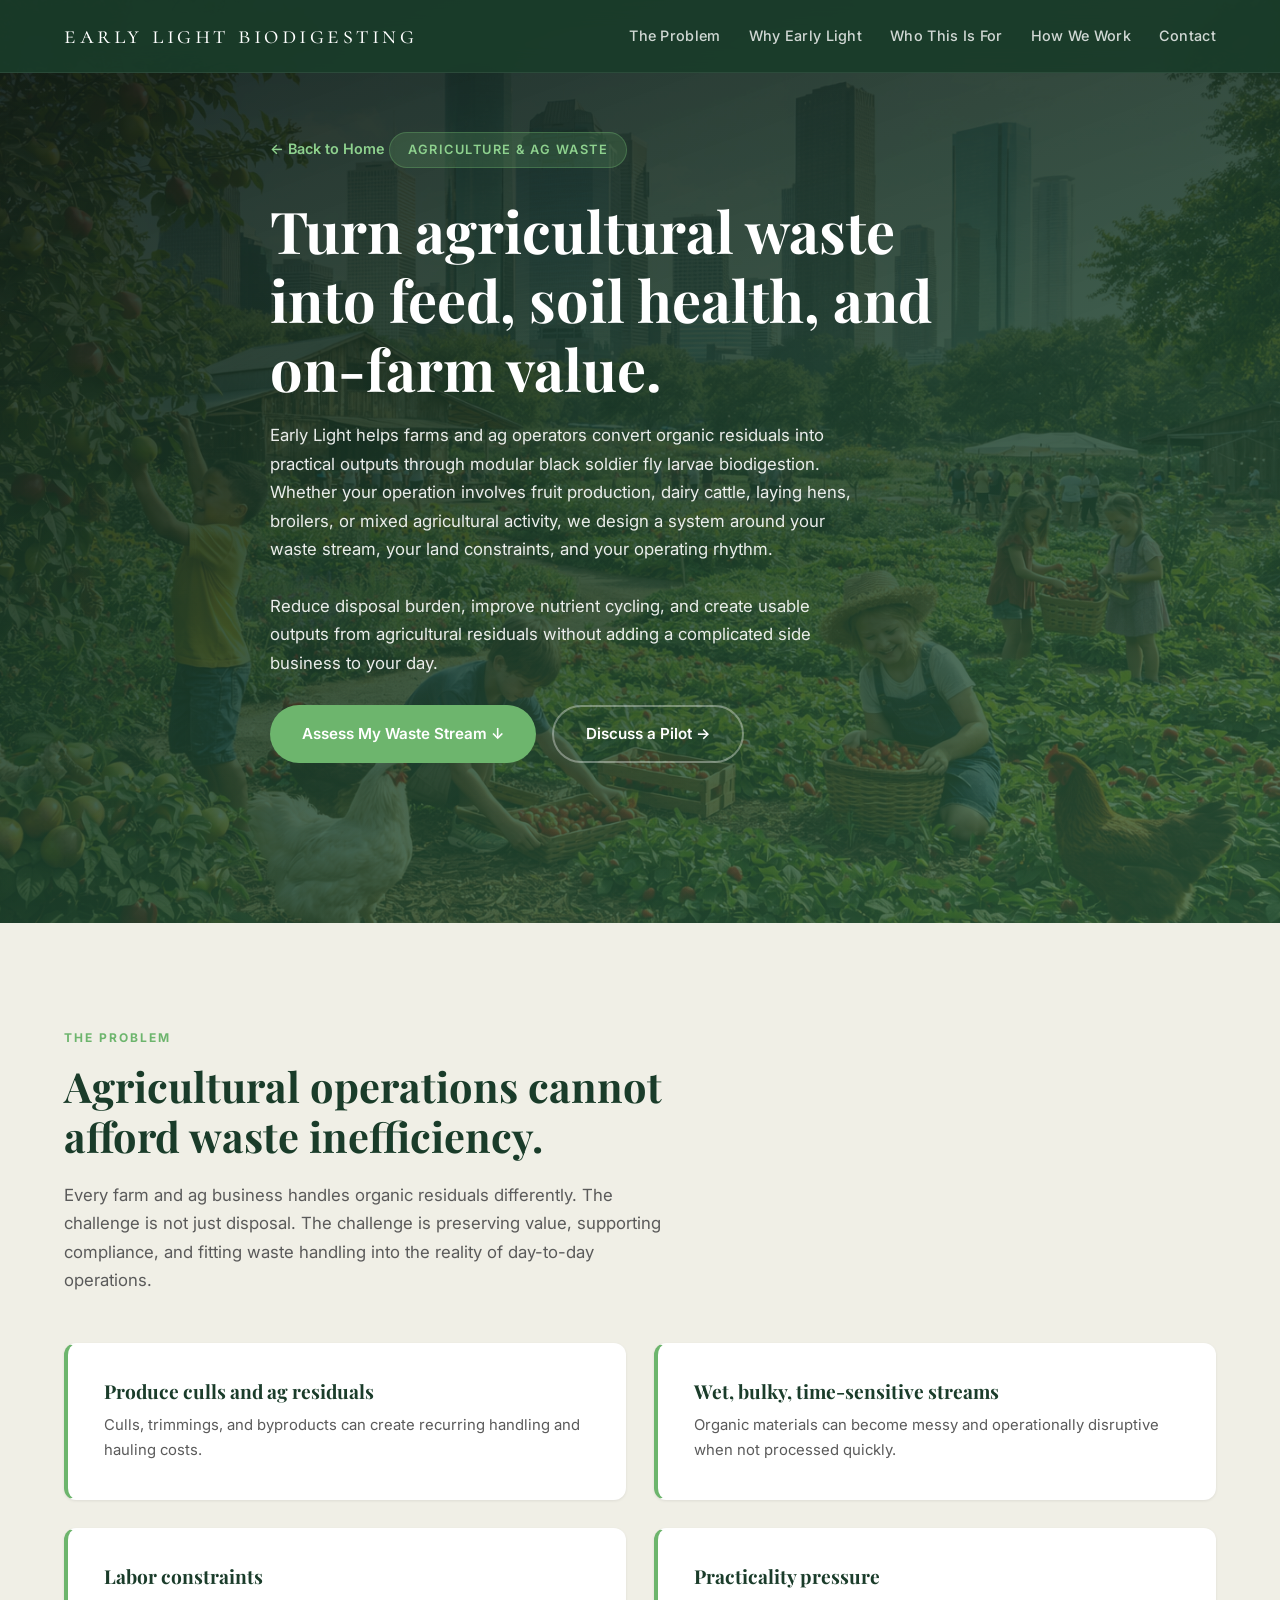
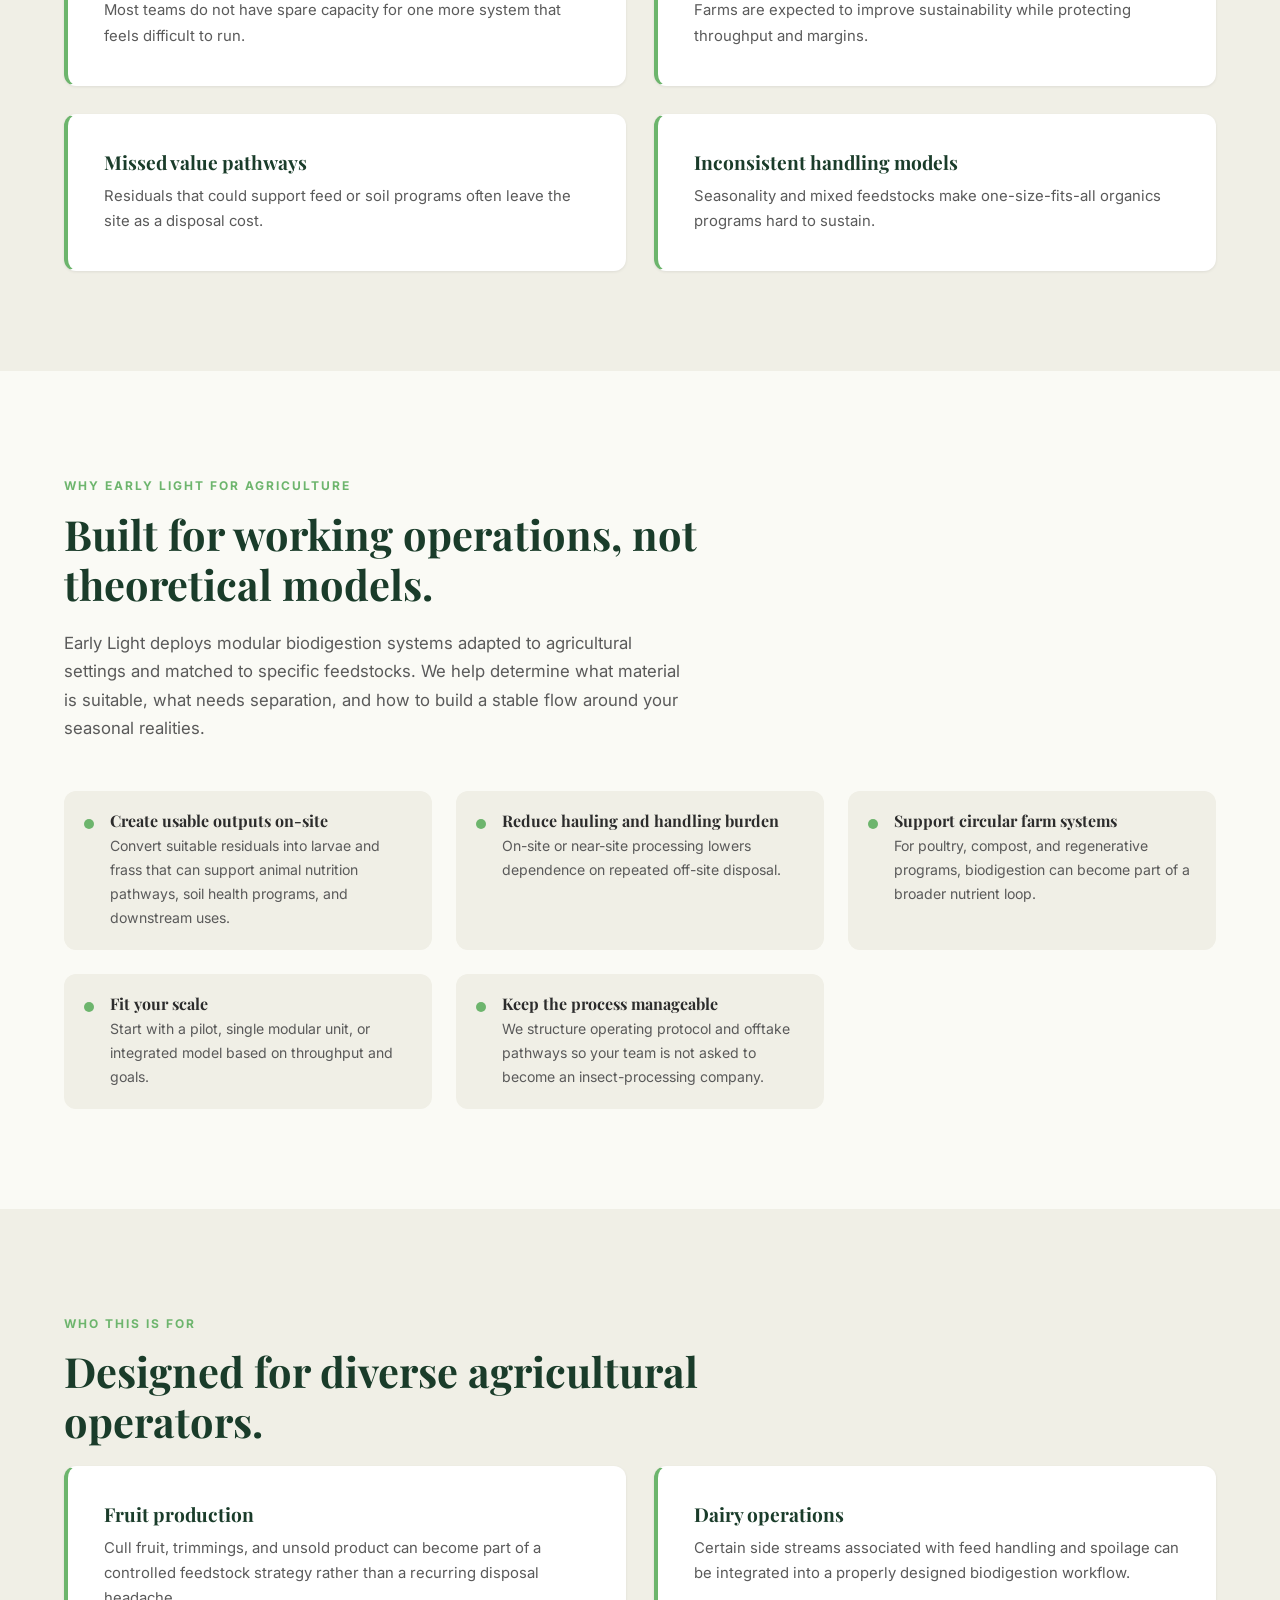
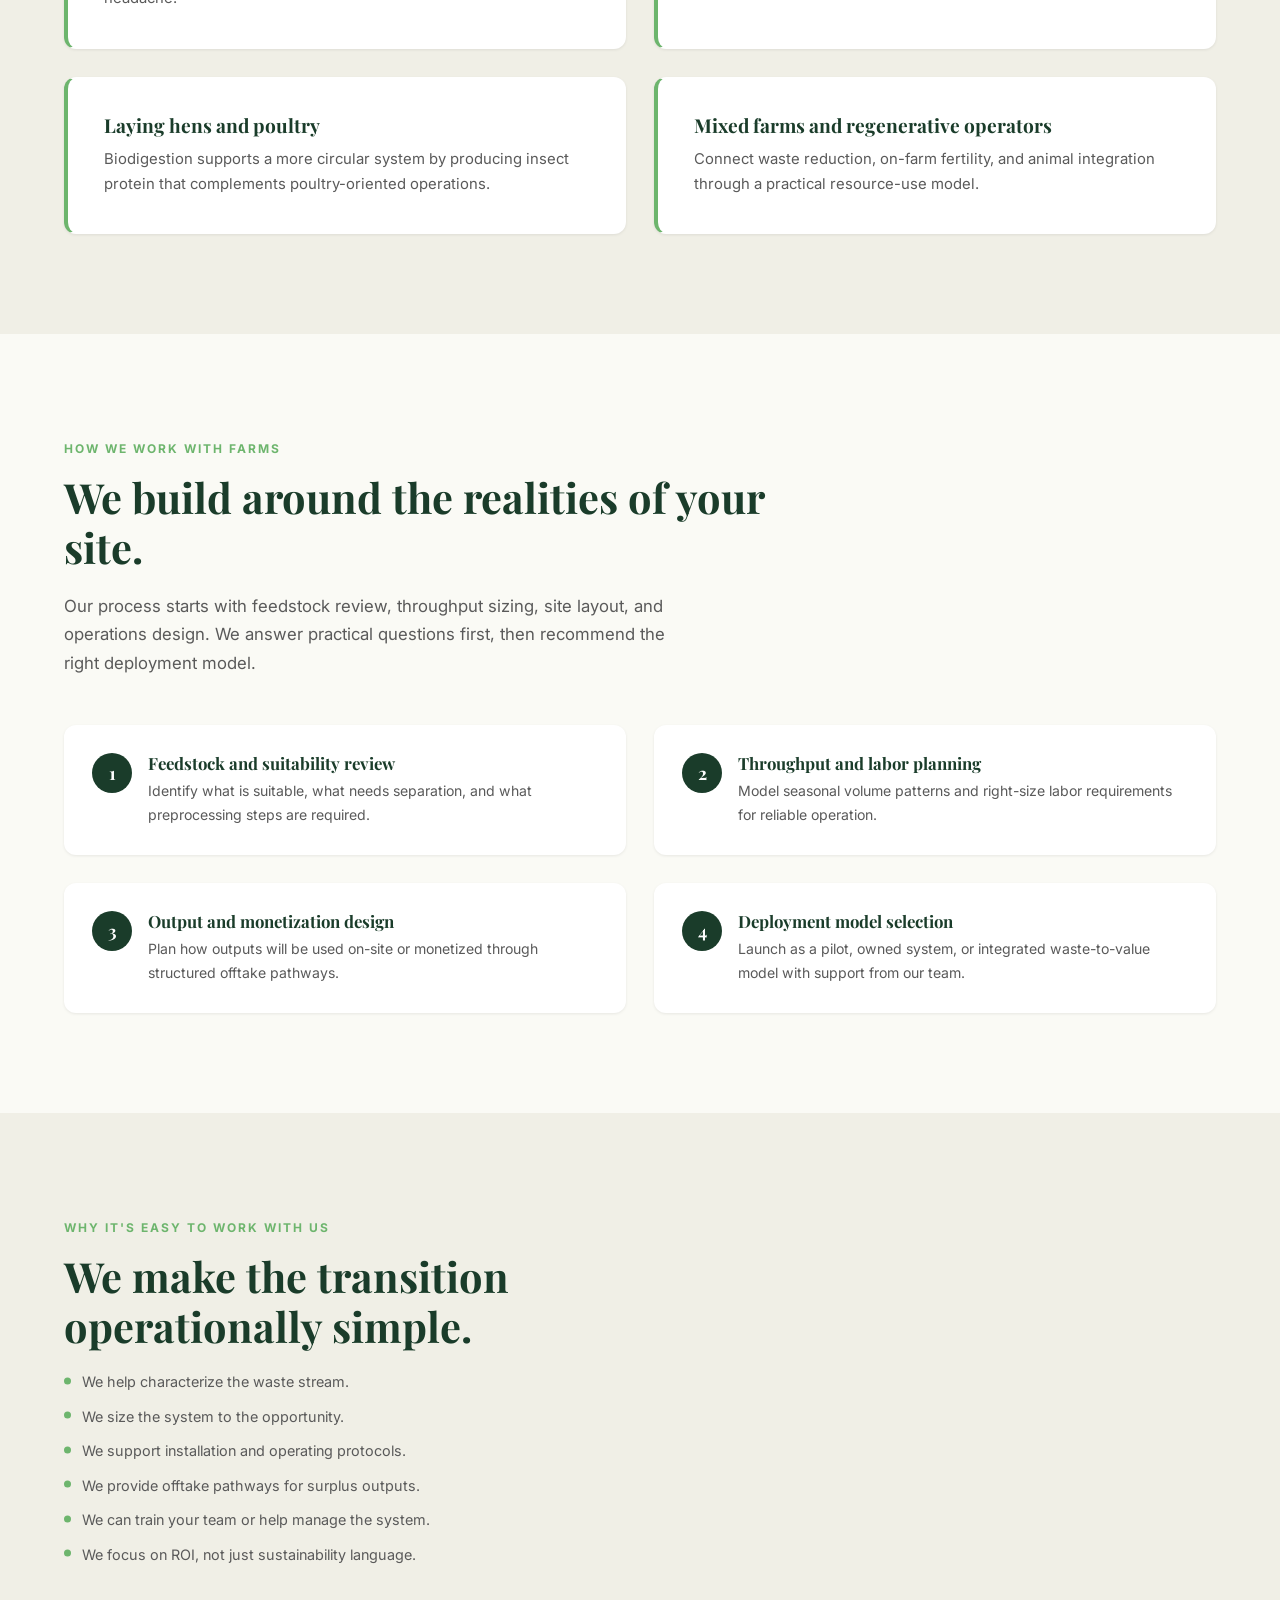
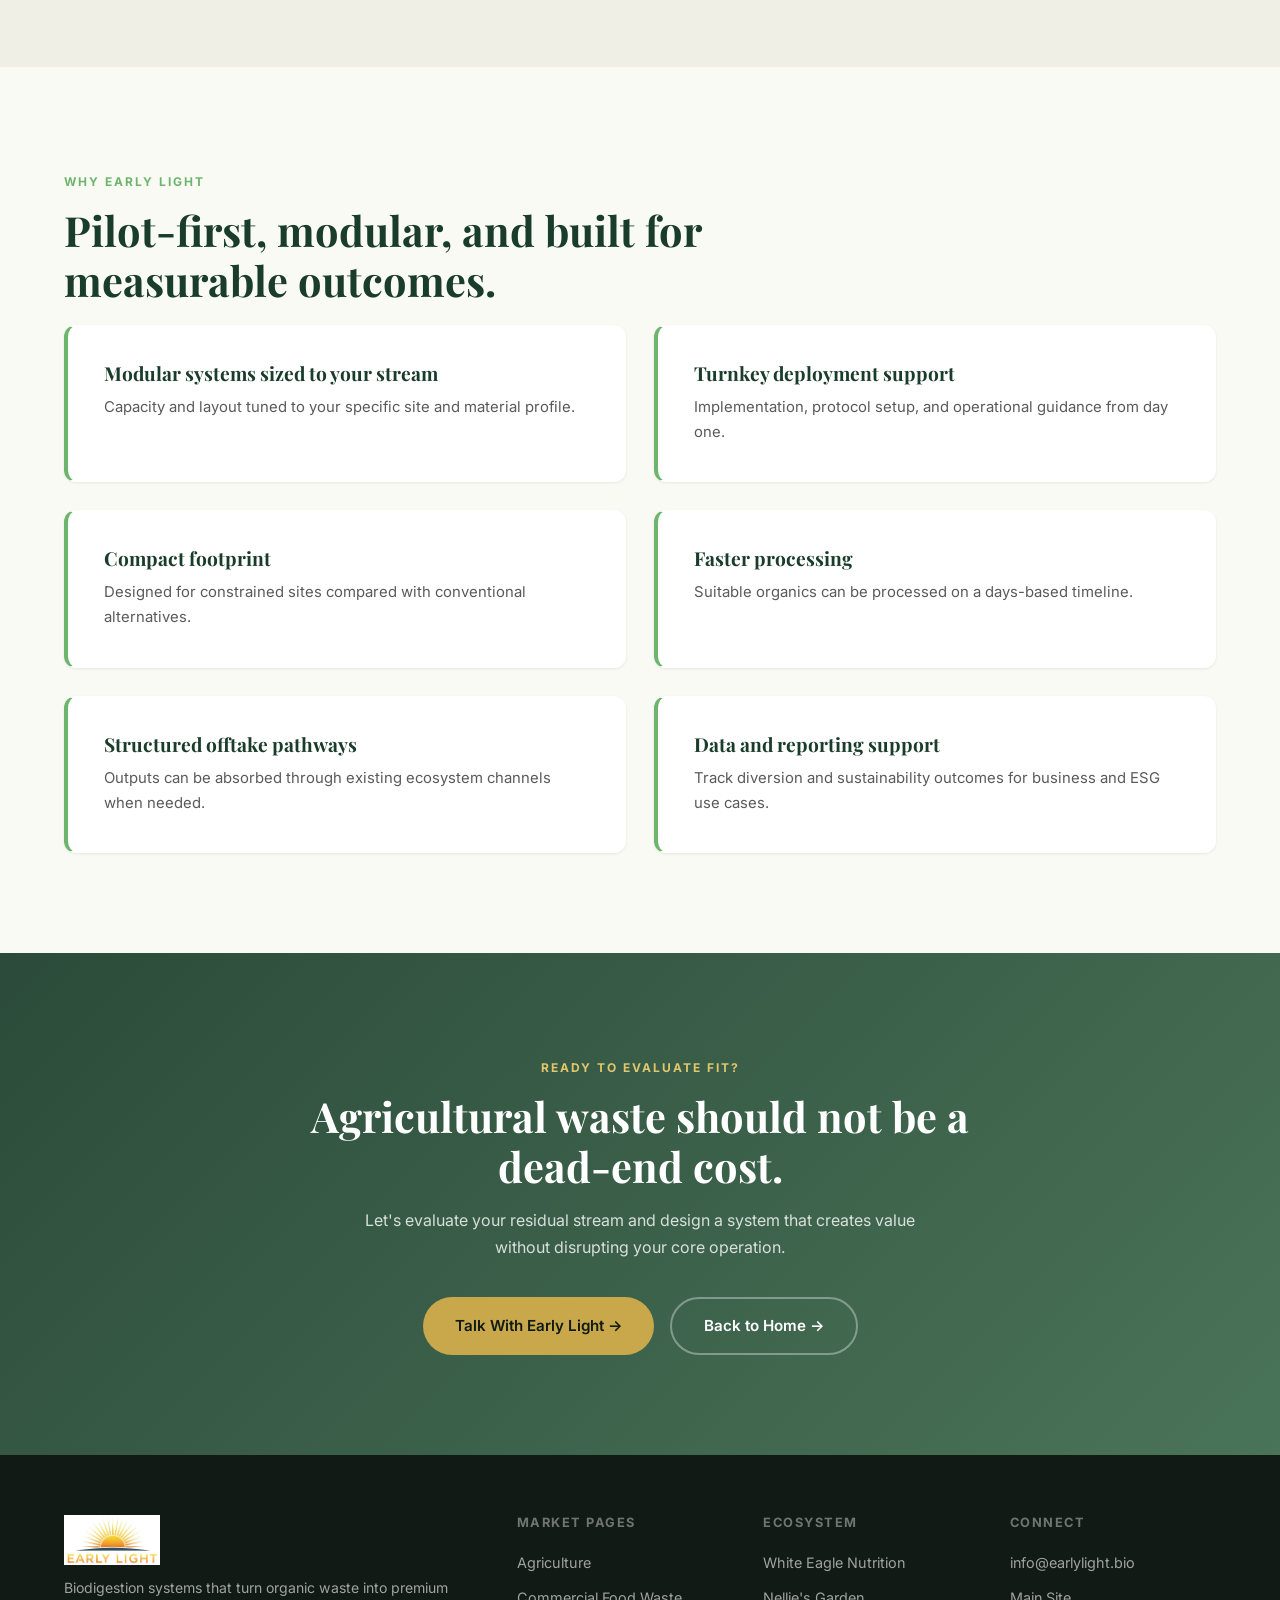
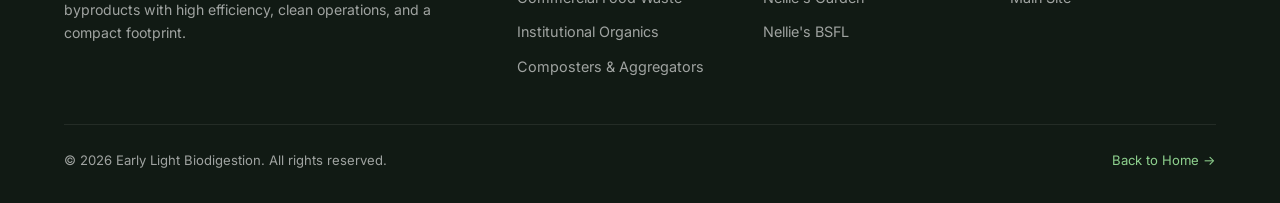
<file: agriculture-organic-waste/index.html>
<!DOCTYPE html>
<html lang="en">
<head>
  <meta charset="UTF-8">
  <meta name="viewport" content="width=device-width, initial-scale=1.0">
  <title>Agricultural Waste Solutions | Early Light Biodigesting</title>
  <meta name="description" content="Convert agricultural waste into usable value with modular biodigestion systems for fruit, dairy, poultry, and mixed farm operations.">
  <link rel="preconnect" href="https://fonts.googleapis.com">
  <link href="https://fonts.googleapis.com/css2?family=Cormorant+Garamond:ital,wght@0,400;0,600;1,400&family=Inter:wght@400;500;600;700&family=Playfair+Display:wght@600;700;800&display=swap" rel="stylesheet">
  <link rel="stylesheet" href="../css/style.css">
  <script defer src="/assets/analytics-config.js"></script>
  <script defer src="/assets/analytics.js"></script>
</head>
<body>

<nav class="site-nav">
  <div class="container">
    <a href="/" class="logo">Early Light Biodigesting</a>
    <ul class="nav-links" id="navLinks">
      <li><a href="#problem">The Problem</a></li>
      <li><a href="#why">Why Early Light</a></li>
      <li><a href="#fit">Who This Is For</a></li>
      <li><a href="#process">How We Work</a></li>
      <li><a href="#contact">Contact</a></li>
    </ul>
    <button class="hamburger" id="hamburger" aria-label="Toggle navigation">
      <span></span><span></span><span></span>
    </button>
  </div>
</nav>

<section class="hero">
  <div class="container">
    <div class="hero-content">
      <a href="/" class="back-link" style="color:var(--color-accent-light);">&larr; Back to Home</a>
      <span class="hero-badge">Agriculture &amp; Ag Waste</span>
      <h1>Turn agricultural waste into feed, soil health, and on-farm value.</h1>
      <p>Early Light helps farms and ag operators convert organic residuals into practical outputs through modular black soldier fly larvae biodigestion. Whether your operation involves fruit production, dairy cattle, laying hens, broilers, or mixed agricultural activity, we design a system around your waste stream, your land constraints, and your operating rhythm.</p>
      <p>Reduce disposal burden, improve nutrient cycling, and create usable outputs from agricultural residuals without adding a complicated side business to your day.</p>
      <div class="hero-actions">
        <a href="#process" class="btn btn-primary">Assess My Waste Stream &darr;</a>
        <a href="#contact" class="btn btn-outline">Discuss a Pilot &rarr;</a>
      </div>
    </div>
  </div>
</section>

<section class="problem" id="problem">
  <div class="container">
    <span class="section-label">The Problem</span>
    <h2 class="section-heading">Agricultural operations cannot afford waste inefficiency.</h2>
    <p class="section-sub">Every farm and ag business handles organic residuals differently. The challenge is not just disposal. The challenge is preserving value, supporting compliance, and fitting waste handling into the reality of day-to-day operations.</p>
    <div class="problem-grid">
      <div class="problem-card">
        <h3>Produce culls and ag residuals</h3>
        <p>Culls, trimmings, and byproducts can create recurring handling and hauling costs.</p>
      </div>
      <div class="problem-card">
        <h3>Wet, bulky, time-sensitive streams</h3>
        <p>Organic materials can become messy and operationally disruptive when not processed quickly.</p>
      </div>
      <div class="problem-card">
        <h3>Labor constraints</h3>
        <p>Most teams do not have spare capacity for one more system that feels difficult to run.</p>
      </div>
      <div class="problem-card">
        <h3>Practicality pressure</h3>
        <p>Farms are expected to improve sustainability while protecting throughput and margins.</p>
      </div>
      <div class="problem-card">
        <h3>Missed value pathways</h3>
        <p>Residuals that could support feed or soil programs often leave the site as a disposal cost.</p>
      </div>
      <div class="problem-card">
        <h3>Inconsistent handling models</h3>
        <p>Seasonality and mixed feedstocks make one-size-fits-all organics programs hard to sustain.</p>
      </div>
    </div>
  </div>
</section>

<section id="why">
  <div class="container">
    <span class="section-label">Why Early Light for Agriculture</span>
    <h2 class="section-heading">Built for working operations, not theoretical models.</h2>
    <p class="section-sub">Early Light deploys modular biodigestion systems adapted to agricultural settings and matched to specific feedstocks. We help determine what material is suitable, what needs separation, and how to build a stable flow around your seasonal realities.</p>
    <div class="solution-intro" style="grid-template-columns:1fr;">
      <div class="solution-features" style="display:grid; grid-template-columns: repeat(auto-fit, minmax(280px,1fr)); gap:24px;">
        <div class="solution-feature">
          <div class="icon"></div>
          <div>
            <h4>Create usable outputs on-site</h4>
            <p>Convert suitable residuals into larvae and frass that can support animal nutrition pathways, soil health programs, and downstream uses.</p>
          </div>
        </div>
        <div class="solution-feature">
          <div class="icon"></div>
          <div>
            <h4>Reduce hauling and handling burden</h4>
            <p>On-site or near-site processing lowers dependence on repeated off-site disposal.</p>
          </div>
        </div>
        <div class="solution-feature">
          <div class="icon"></div>
          <div>
            <h4>Support circular farm systems</h4>
            <p>For poultry, compost, and regenerative programs, biodigestion can become part of a broader nutrient loop.</p>
          </div>
        </div>
        <div class="solution-feature">
          <div class="icon"></div>
          <div>
            <h4>Fit your scale</h4>
            <p>Start with a pilot, single modular unit, or integrated model based on throughput and goals.</p>
          </div>
        </div>
        <div class="solution-feature">
          <div class="icon"></div>
          <div>
            <h4>Keep the process manageable</h4>
            <p>We structure operating protocol and offtake pathways so your team is not asked to become an insect-processing company.</p>
          </div>
        </div>
      </div>
    </div>
  </div>
</section>

<section class="byproducts" id="fit">
  <div class="container">
    <span class="section-label">Who This Is For</span>
    <h2 class="section-heading">Designed for diverse agricultural operators.</h2>
    <div class="problem-grid">
      <div class="problem-card">
        <h3>Fruit production</h3>
        <p>Cull fruit, trimmings, and unsold product can become part of a controlled feedstock strategy rather than a recurring disposal headache.</p>
      </div>
      <div class="problem-card">
        <h3>Dairy operations</h3>
        <p>Certain side streams associated with feed handling and spoilage can be integrated into a properly designed biodigestion workflow.</p>
      </div>
      <div class="problem-card">
        <h3>Laying hens and poultry</h3>
        <p>Biodigestion supports a more circular system by producing insect protein that complements poultry-oriented operations.</p>
      </div>
      <div class="problem-card">
        <h3>Mixed farms and regenerative operators</h3>
        <p>Connect waste reduction, on-farm fertility, and animal integration through a practical resource-use model.</p>
      </div>
    </div>
  </div>
</section>

<section id="process">
  <div class="container">
    <span class="section-label">How We Work With Farms</span>
    <h2 class="section-heading">We build around the realities of your site.</h2>
    <p class="section-sub">Our process starts with feedstock review, throughput sizing, site layout, and operations design. We answer practical questions first, then recommend the right deployment model.</p>
    <div class="process-steps">
      <div class="process-step">
        <div class="step-number">1</div>
        <div>
          <h4>Feedstock and suitability review</h4>
          <p>Identify what is suitable, what needs separation, and what preprocessing steps are required.</p>
        </div>
      </div>
      <div class="process-step">
        <div class="step-number">2</div>
        <div>
          <h4>Throughput and labor planning</h4>
          <p>Model seasonal volume patterns and right-size labor requirements for reliable operation.</p>
        </div>
      </div>
      <div class="process-step">
        <div class="step-number">3</div>
        <div>
          <h4>Output and monetization design</h4>
          <p>Plan how outputs will be used on-site or monetized through structured offtake pathways.</p>
        </div>
      </div>
      <div class="process-step">
        <div class="step-number">4</div>
        <div>
          <h4>Deployment model selection</h4>
          <p>Launch as a pilot, owned system, or integrated waste-to-value model with support from our team.</p>
        </div>
      </div>
    </div>
  </div>
</section>

<section class="problem">
  <div class="container">
    <span class="section-label">Why It's Easy to Work With Us</span>
    <h2 class="section-heading">We make the transition operationally simple.</h2>
    <div class="solution-intro" style="grid-template-columns:1fr;">
      <ul class="market-bullet-list">
        <li>We help characterize the waste stream.</li>
        <li>We size the system to the opportunity.</li>
        <li>We support installation and operating protocols.</li>
        <li>We provide offtake pathways for surplus outputs.</li>
        <li>We can train your team or help manage the system.</li>
        <li>We focus on ROI, not just sustainability language.</li>
      </ul>
    </div>
  </div>
</section>

<section>
  <div class="container">
    <span class="section-label">Why Early Light</span>
    <h2 class="section-heading">Pilot-first, modular, and built for measurable outcomes.</h2>
    <div class="problem-grid">
      <div class="problem-card"><h3>Modular systems sized to your stream</h3><p>Capacity and layout tuned to your specific site and material profile.</p></div>
      <div class="problem-card"><h3>Turnkey deployment support</h3><p>Implementation, protocol setup, and operational guidance from day one.</p></div>
      <div class="problem-card"><h3>Compact footprint</h3><p>Designed for constrained sites compared with conventional alternatives.</p></div>
      <div class="problem-card"><h3>Faster processing</h3><p>Suitable organics can be processed on a days-based timeline.</p></div>
      <div class="problem-card"><h3>Structured offtake pathways</h3><p>Outputs can be absorbed through existing ecosystem channels when needed.</p></div>
      <div class="problem-card"><h3>Data and reporting support</h3><p>Track diversion and sustainability outcomes for business and ESG use cases.</p></div>
    </div>
  </div>
</section>

<section class="cta-section" id="contact">
  <div class="container">
    <span class="section-label" style="color:var(--color-gold-light);">Ready to Evaluate Fit?</span>
    <h2 class="section-heading">Agricultural waste should not be a dead-end cost.</h2>
    <p>Let's evaluate your residual stream and design a system that creates value without disrupting your core operation.</p>
    <div style="display:flex; gap:16px; justify-content:center; flex-wrap:wrap;">
      <a class="btn btn-gold" href="mailto:info@earlylight.bio?subject=Agriculture%20Waste%20Assessment">Talk With Early Light &rarr;</a>
      <a class="btn btn-outline" href="/">Back to Home &rarr;</a>
    </div>
  </div>
</section>

<footer class="site-footer">
  <div class="container">
    <div class="footer-grid">
      <div class="footer-brand">
        <a href="/" class="logo"><img src="../sunlogo.PNG" alt="Early Light" class="footer-logo"></a>
        <p>Biodigestion systems that turn organic waste into premium byproducts with high efficiency, clean operations, and a compact footprint.</p>
      </div>
      <div class="footer-col">
        <h4>Market Pages</h4>
        <a href="/agriculture-organic-waste/">Agriculture</a>
        <a href="/commercial-food-waste-solutions/">Commercial Food Waste</a>
        <a href="/institutional-organics-solutions/">Institutional Organics</a>
        <a href="/composters-and-aggregation-sites/">Composters &amp; Aggregators</a>
      </div>
      <div class="footer-col">
        <h4>Ecosystem</h4>
        <a href="https://whiteeaglenutrition.com" target="_blank">White Eagle Nutrition</a>
        <a href="https://nelliesgarden.com" target="_blank">Nellie's Garden</a>
        <a href="https://nelliesbsfl.com" target="_blank">Nellie's BSFL</a>
      </div>
      <div class="footer-col">
        <h4>Connect</h4>
        <a href="mailto:info@earlylight.bio">info@earlylight.bio</a>
        <a href="/">Main Site</a>
      </div>
    </div>
    <div class="footer-bottom">
      <span>&copy; 2026 Early Light Biodigestion. All rights reserved.</span>
      <a href="/" style="color:var(--color-accent-light);">Back to Home &rarr;</a>
    </div>
  </div>
</footer>

<script>
const hamburger = document.getElementById('hamburger');
const navLinks = document.getElementById('navLinks');
hamburger.addEventListener('click', () => {
  hamburger.classList.toggle('active');
  navLinks.classList.toggle('open');
});
navLinks.querySelectorAll('a').forEach(link => {
  link.addEventListener('click', () => {
    hamburger.classList.remove('active');
    navLinks.classList.remove('open');
  });
});
</script>

</body>
</html>
</file>
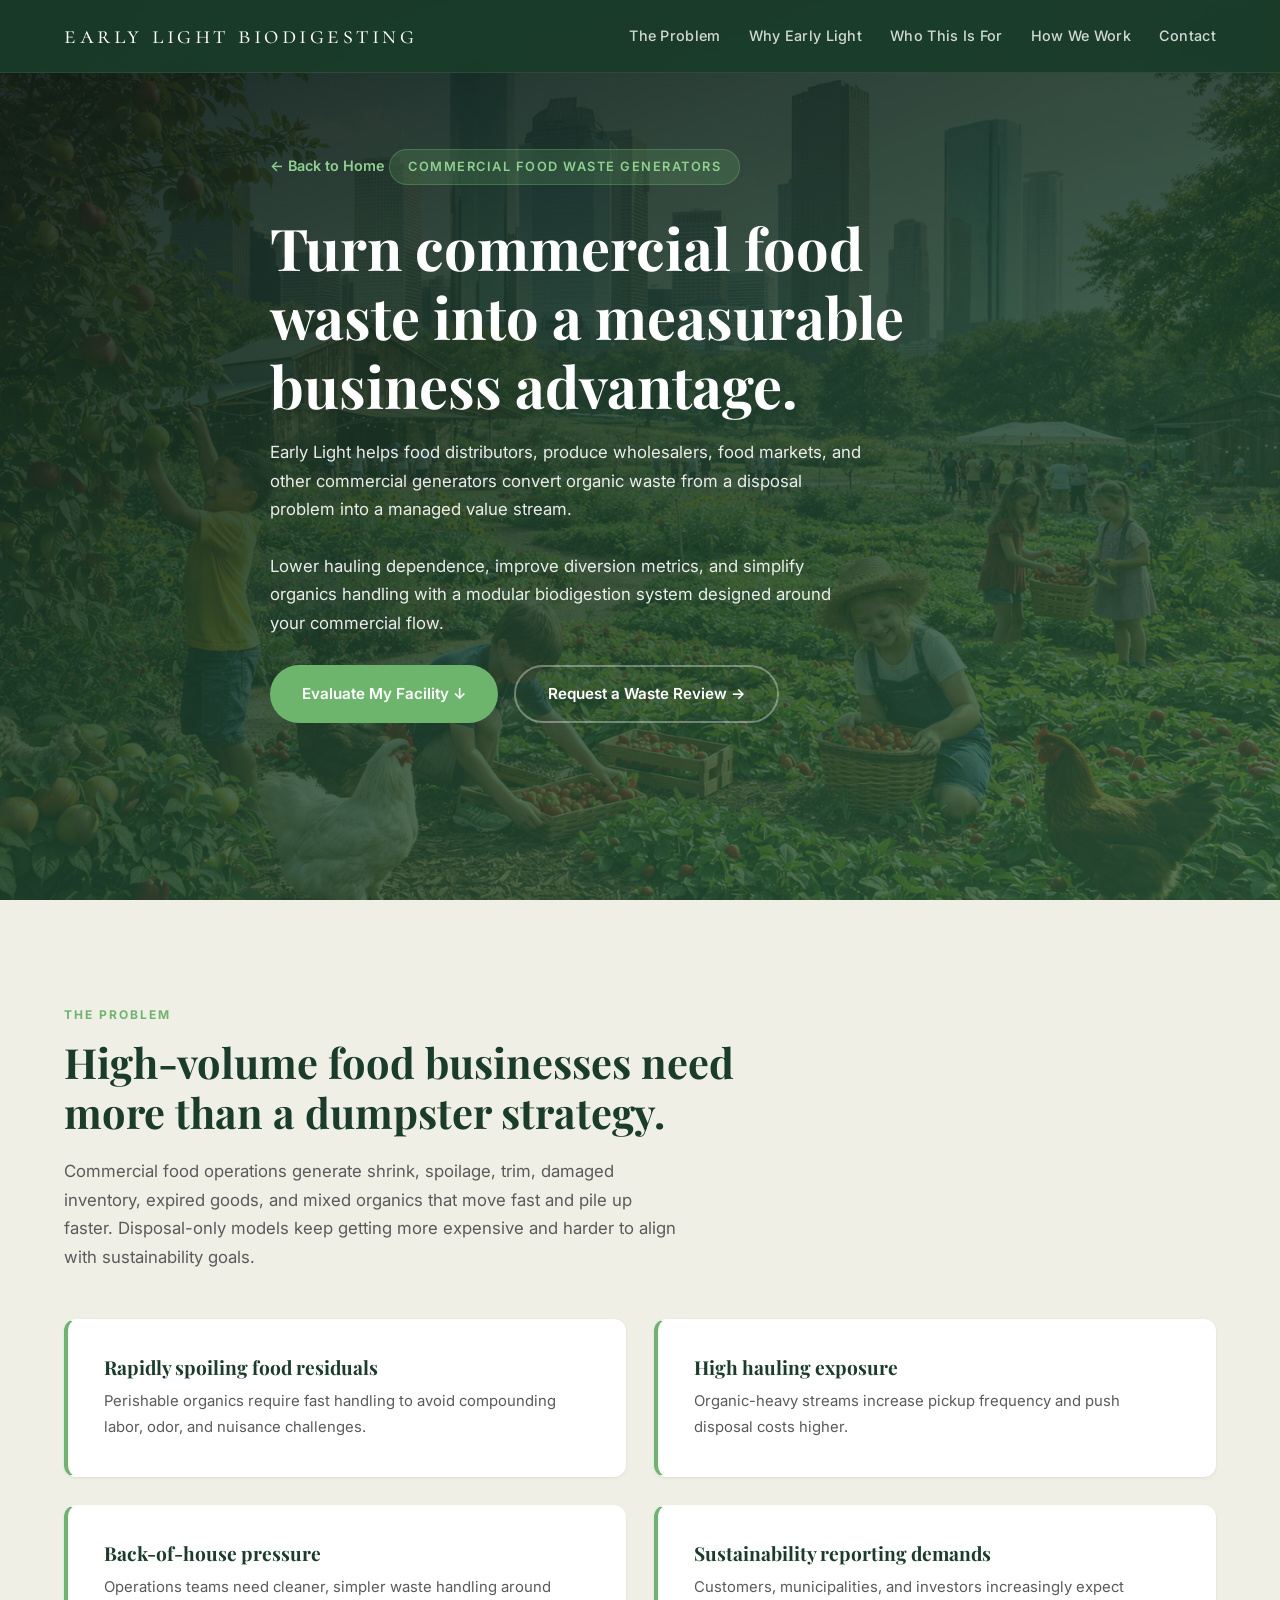
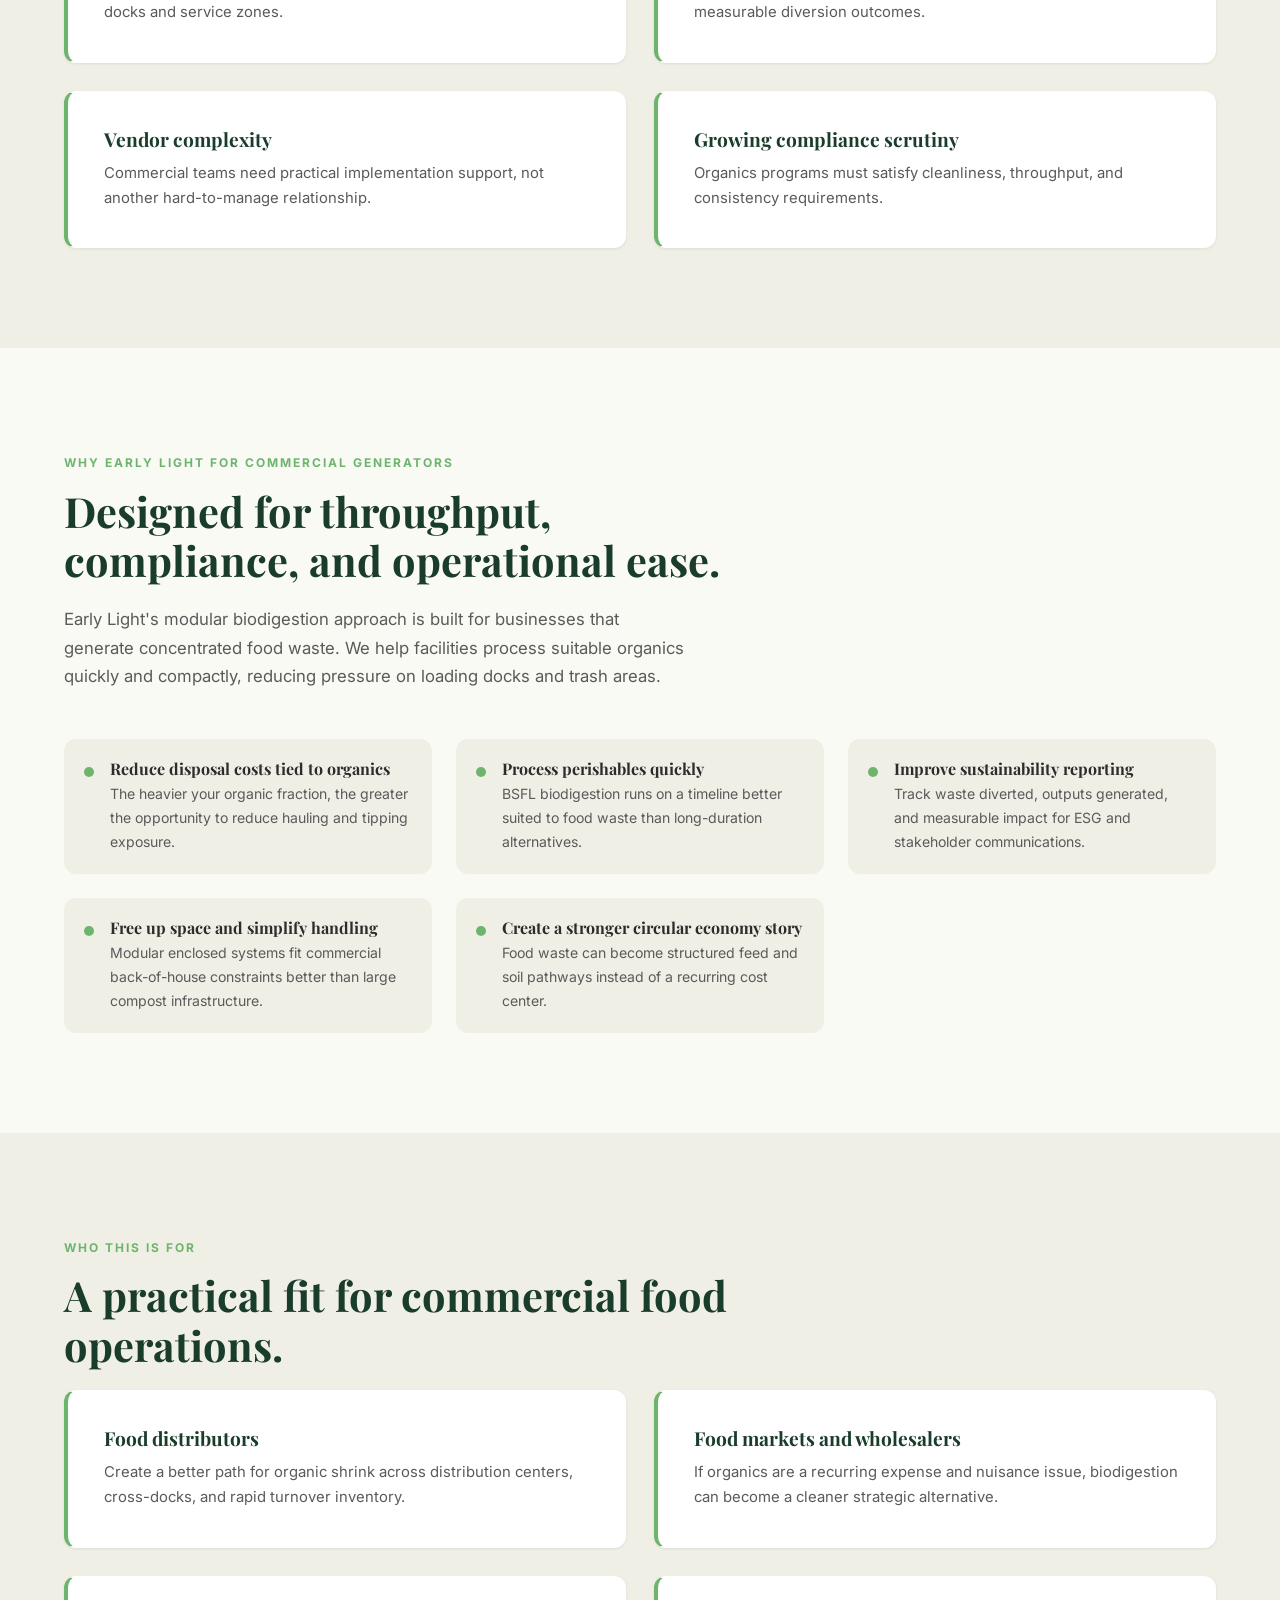
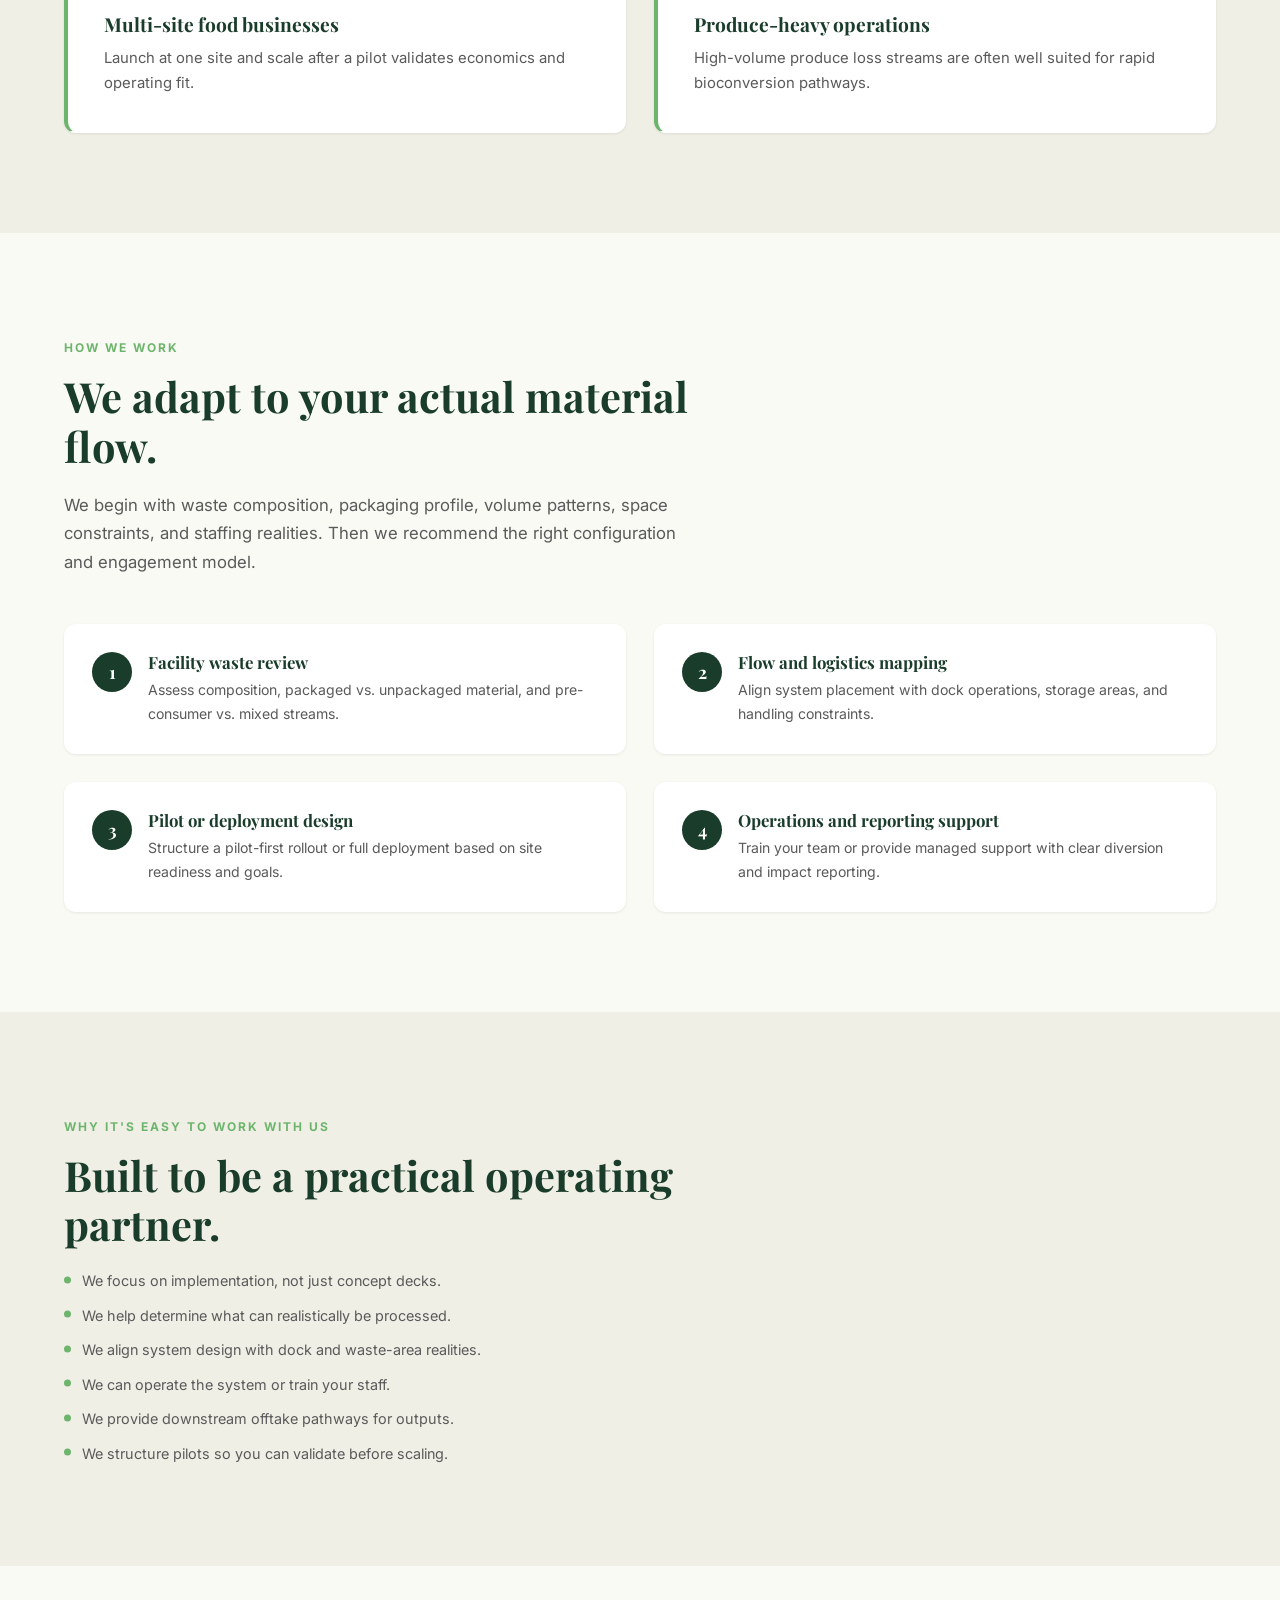
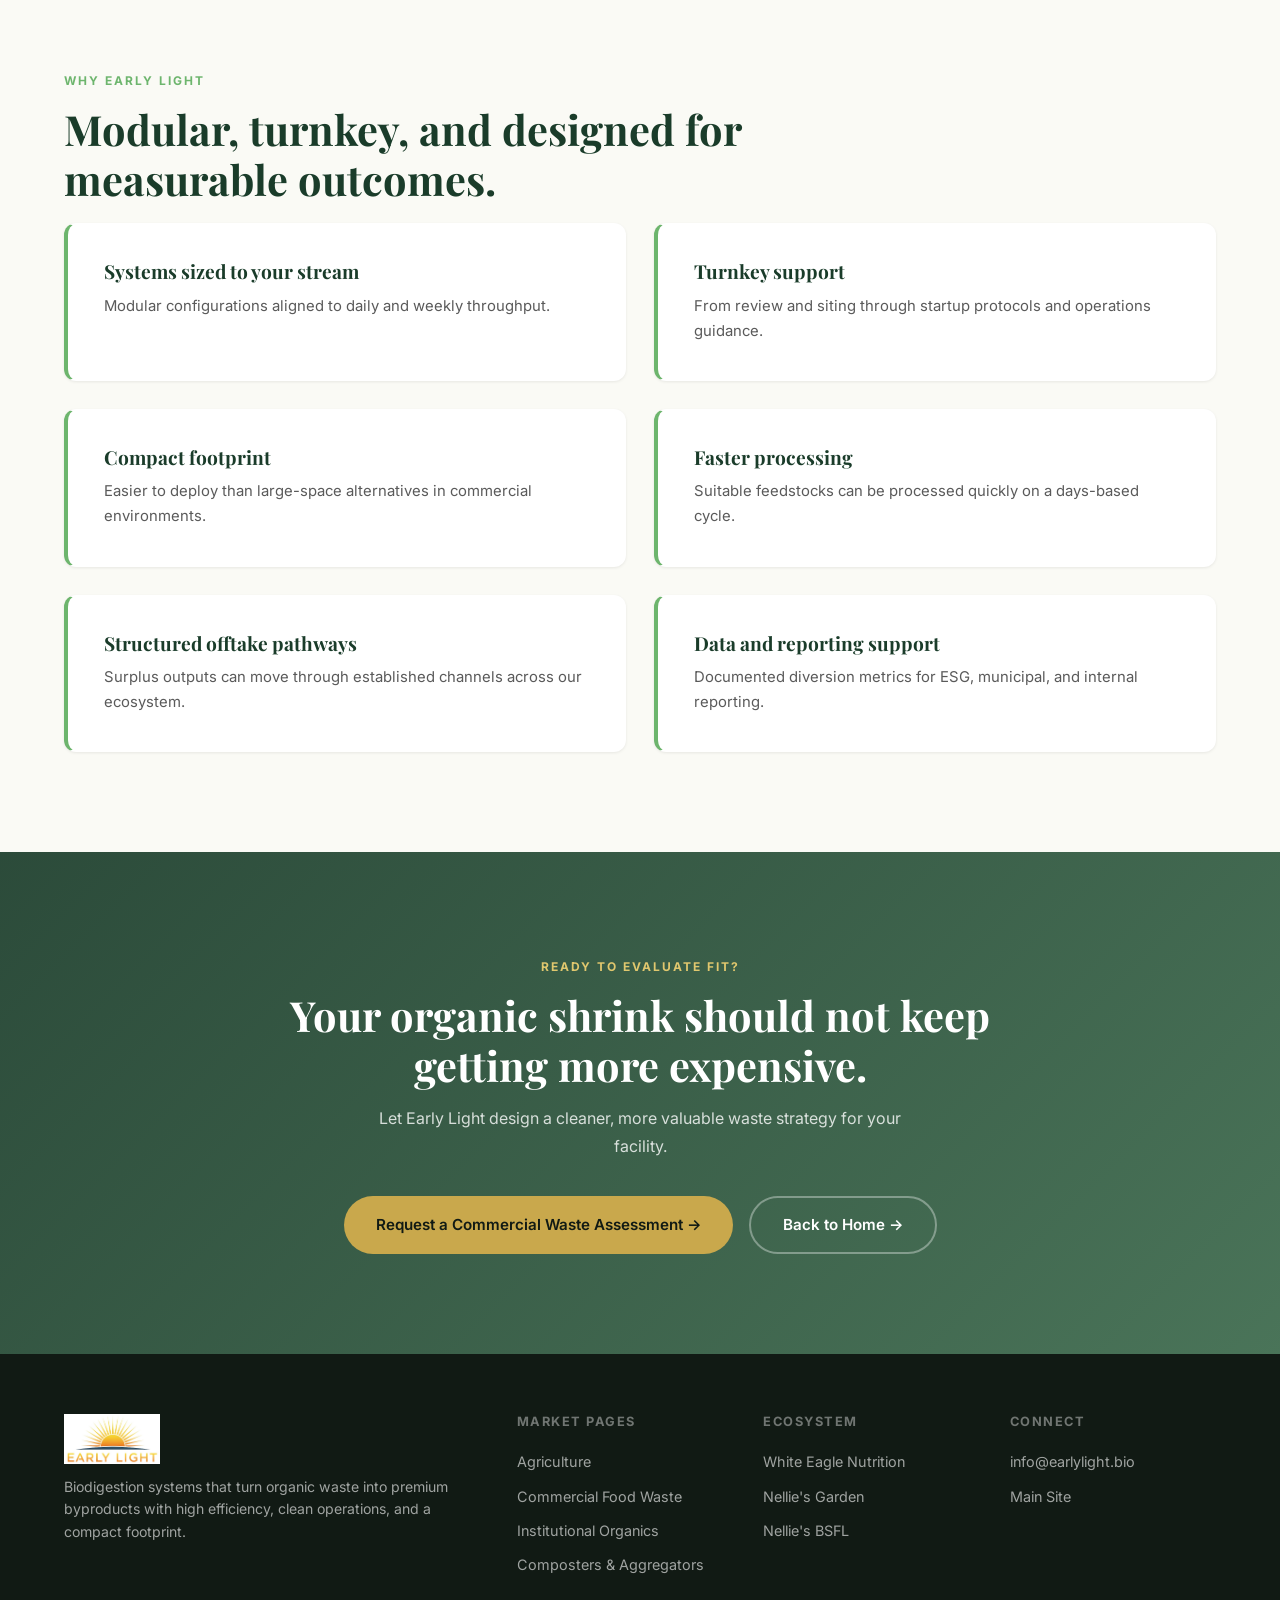
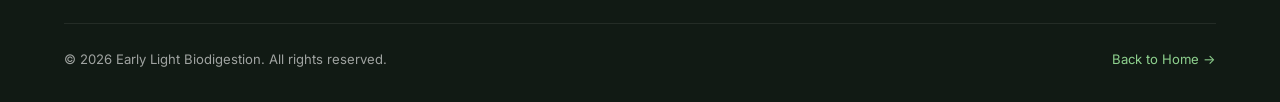
<file: commercial-food-waste-solutions/index.html>
<!DOCTYPE html>
<html lang="en">
<head>
  <meta charset="UTF-8">
  <meta name="viewport" content="width=device-width, initial-scale=1.0">
  <title>Commercial Food Waste Solutions | Early Light Biodigesting</title>
  <meta name="description" content="Reduce commercial food waste disposal costs and improve diversion with compact biodigestion systems for distributors, wholesalers, and food markets.">
  <link rel="preconnect" href="https://fonts.googleapis.com">
  <link href="https://fonts.googleapis.com/css2?family=Cormorant+Garamond:ital,wght@0,400;0,600;1,400&family=Inter:wght@400;500;600;700&family=Playfair+Display:wght@600;700;800&display=swap" rel="stylesheet">
  <link rel="stylesheet" href="../css/style.css">
  <script defer src="/assets/analytics-config.js"></script>
  <script defer src="/assets/analytics.js"></script>
</head>
<body>

<nav class="site-nav">
  <div class="container">
    <a href="/" class="logo">Early Light Biodigesting</a>
    <ul class="nav-links" id="navLinks">
      <li><a href="#problem">The Problem</a></li>
      <li><a href="#why">Why Early Light</a></li>
      <li><a href="#fit">Who This Is For</a></li>
      <li><a href="#process">How We Work</a></li>
      <li><a href="#contact">Contact</a></li>
    </ul>
    <button class="hamburger" id="hamburger" aria-label="Toggle navigation">
      <span></span><span></span><span></span>
    </button>
  </div>
</nav>

<section class="hero">
  <div class="container">
    <div class="hero-content">
      <a href="/" class="back-link" style="color:var(--color-accent-light);">&larr; Back to Home</a>
      <span class="hero-badge">Commercial Food Waste Generators</span>
      <h1>Turn commercial food waste into a measurable business advantage.</h1>
      <p>Early Light helps food distributors, produce wholesalers, food markets, and other commercial generators convert organic waste from a disposal problem into a managed value stream.</p>
      <p>Lower hauling dependence, improve diversion metrics, and simplify organics handling with a modular biodigestion system designed around your commercial flow.</p>
      <div class="hero-actions">
        <a href="#process" class="btn btn-primary">Evaluate My Facility &darr;</a>
        <a href="#contact" class="btn btn-outline">Request a Waste Review &rarr;</a>
      </div>
    </div>
  </div>
</section>

<section class="problem" id="problem">
  <div class="container">
    <span class="section-label">The Problem</span>
    <h2 class="section-heading">High-volume food businesses need more than a dumpster strategy.</h2>
    <p class="section-sub">Commercial food operations generate shrink, spoilage, trim, damaged inventory, expired goods, and mixed organics that move fast and pile up faster. Disposal-only models keep getting more expensive and harder to align with sustainability goals.</p>
    <div class="problem-grid">
      <div class="problem-card">
        <h3>Rapidly spoiling food residuals</h3>
        <p>Perishable organics require fast handling to avoid compounding labor, odor, and nuisance challenges.</p>
      </div>
      <div class="problem-card">
        <h3>High hauling exposure</h3>
        <p>Organic-heavy streams increase pickup frequency and push disposal costs higher.</p>
      </div>
      <div class="problem-card">
        <h3>Back-of-house pressure</h3>
        <p>Operations teams need cleaner, simpler waste handling around docks and service zones.</p>
      </div>
      <div class="problem-card">
        <h3>Sustainability reporting demands</h3>
        <p>Customers, municipalities, and investors increasingly expect measurable diversion outcomes.</p>
      </div>
      <div class="problem-card">
        <h3>Vendor complexity</h3>
        <p>Commercial teams need practical implementation support, not another hard-to-manage relationship.</p>
      </div>
      <div class="problem-card">
        <h3>Growing compliance scrutiny</h3>
        <p>Organics programs must satisfy cleanliness, throughput, and consistency requirements.</p>
      </div>
    </div>
  </div>
</section>

<section id="why">
  <div class="container">
    <span class="section-label">Why Early Light for Commercial Generators</span>
    <h2 class="section-heading">Designed for throughput, compliance, and operational ease.</h2>
    <p class="section-sub">Early Light's modular biodigestion approach is built for businesses that generate concentrated food waste. We help facilities process suitable organics quickly and compactly, reducing pressure on loading docks and trash areas.</p>
    <div class="solution-intro" style="grid-template-columns:1fr;">
      <div class="solution-features" style="display:grid; grid-template-columns: repeat(auto-fit, minmax(280px,1fr)); gap:24px;">
        <div class="solution-feature">
          <div class="icon"></div>
          <div>
            <h4>Reduce disposal costs tied to organics</h4>
            <p>The heavier your organic fraction, the greater the opportunity to reduce hauling and tipping exposure.</p>
          </div>
        </div>
        <div class="solution-feature">
          <div class="icon"></div>
          <div>
            <h4>Process perishables quickly</h4>
            <p>BSFL biodigestion runs on a timeline better suited to food waste than long-duration alternatives.</p>
          </div>
        </div>
        <div class="solution-feature">
          <div class="icon"></div>
          <div>
            <h4>Improve sustainability reporting</h4>
            <p>Track waste diverted, outputs generated, and measurable impact for ESG and stakeholder communications.</p>
          </div>
        </div>
        <div class="solution-feature">
          <div class="icon"></div>
          <div>
            <h4>Free up space and simplify handling</h4>
            <p>Modular enclosed systems fit commercial back-of-house constraints better than large compost infrastructure.</p>
          </div>
        </div>
        <div class="solution-feature">
          <div class="icon"></div>
          <div>
            <h4>Create a stronger circular economy story</h4>
            <p>Food waste can become structured feed and soil pathways instead of a recurring cost center.</p>
          </div>
        </div>
      </div>
    </div>
  </div>
</section>

<section class="byproducts" id="fit">
  <div class="container">
    <span class="section-label">Who This Is For</span>
    <h2 class="section-heading">A practical fit for commercial food operations.</h2>
    <div class="problem-grid">
      <div class="problem-card">
        <h3>Food distributors</h3>
        <p>Create a better path for organic shrink across distribution centers, cross-docks, and rapid turnover inventory.</p>
      </div>
      <div class="problem-card">
        <h3>Food markets and wholesalers</h3>
        <p>If organics are a recurring expense and nuisance issue, biodigestion can become a cleaner strategic alternative.</p>
      </div>
      <div class="problem-card">
        <h3>Multi-site food businesses</h3>
        <p>Launch at one site and scale after a pilot validates economics and operating fit.</p>
      </div>
      <div class="problem-card">
        <h3>Produce-heavy operations</h3>
        <p>High-volume produce loss streams are often well suited for rapid bioconversion pathways.</p>
      </div>
    </div>
  </div>
</section>

<section id="process">
  <div class="container">
    <span class="section-label">How We Work</span>
    <h2 class="section-heading">We adapt to your actual material flow.</h2>
    <p class="section-sub">We begin with waste composition, packaging profile, volume patterns, space constraints, and staffing realities. Then we recommend the right configuration and engagement model.</p>
    <div class="process-steps">
      <div class="process-step">
        <div class="step-number">1</div>
        <div>
          <h4>Facility waste review</h4>
          <p>Assess composition, packaged vs. unpackaged material, and pre-consumer vs. mixed streams.</p>
        </div>
      </div>
      <div class="process-step">
        <div class="step-number">2</div>
        <div>
          <h4>Flow and logistics mapping</h4>
          <p>Align system placement with dock operations, storage areas, and handling constraints.</p>
        </div>
      </div>
      <div class="process-step">
        <div class="step-number">3</div>
        <div>
          <h4>Pilot or deployment design</h4>
          <p>Structure a pilot-first rollout or full deployment based on site readiness and goals.</p>
        </div>
      </div>
      <div class="process-step">
        <div class="step-number">4</div>
        <div>
          <h4>Operations and reporting support</h4>
          <p>Train your team or provide managed support with clear diversion and impact reporting.</p>
        </div>
      </div>
    </div>
  </div>
</section>

<section class="problem">
  <div class="container">
    <span class="section-label">Why It's Easy to Work With Us</span>
    <h2 class="section-heading">Built to be a practical operating partner.</h2>
    <div class="solution-intro" style="grid-template-columns:1fr;">
      <ul class="market-bullet-list">
        <li>We focus on implementation, not just concept decks.</li>
        <li>We help determine what can realistically be processed.</li>
        <li>We align system design with dock and waste-area realities.</li>
        <li>We can operate the system or train your staff.</li>
        <li>We provide downstream offtake pathways for outputs.</li>
        <li>We structure pilots so you can validate before scaling.</li>
      </ul>
    </div>
  </div>
</section>

<section>
  <div class="container">
    <span class="section-label">Why Early Light</span>
    <h2 class="section-heading">Modular, turnkey, and designed for measurable outcomes.</h2>
    <div class="problem-grid">
      <div class="problem-card"><h3>Systems sized to your stream</h3><p>Modular configurations aligned to daily and weekly throughput.</p></div>
      <div class="problem-card"><h3>Turnkey support</h3><p>From review and siting through startup protocols and operations guidance.</p></div>
      <div class="problem-card"><h3>Compact footprint</h3><p>Easier to deploy than large-space alternatives in commercial environments.</p></div>
      <div class="problem-card"><h3>Faster processing</h3><p>Suitable feedstocks can be processed quickly on a days-based cycle.</p></div>
      <div class="problem-card"><h3>Structured offtake pathways</h3><p>Surplus outputs can move through established channels across our ecosystem.</p></div>
      <div class="problem-card"><h3>Data and reporting support</h3><p>Documented diversion metrics for ESG, municipal, and internal reporting.</p></div>
    </div>
  </div>
</section>

<section class="cta-section" id="contact">
  <div class="container">
    <span class="section-label" style="color:var(--color-gold-light);">Ready to Evaluate Fit?</span>
    <h2 class="section-heading">Your organic shrink should not keep getting more expensive.</h2>
    <p>Let Early Light design a cleaner, more valuable waste strategy for your facility.</p>
    <div style="display:flex; gap:16px; justify-content:center; flex-wrap:wrap;">
      <a class="btn btn-gold" href="mailto:info@earlylight.bio?subject=Commercial%20Waste%20Assessment">Request a Commercial Waste Assessment &rarr;</a>
      <a class="btn btn-outline" href="/">Back to Home &rarr;</a>
    </div>
  </div>
</section>

<footer class="site-footer">
  <div class="container">
    <div class="footer-grid">
      <div class="footer-brand">
        <a href="/" class="logo"><img src="../sunlogo.PNG" alt="Early Light" class="footer-logo"></a>
        <p>Biodigestion systems that turn organic waste into premium byproducts with high efficiency, clean operations, and a compact footprint.</p>
      </div>
      <div class="footer-col">
        <h4>Market Pages</h4>
        <a href="/agriculture-organic-waste/">Agriculture</a>
        <a href="/commercial-food-waste-solutions/">Commercial Food Waste</a>
        <a href="/institutional-organics-solutions/">Institutional Organics</a>
        <a href="/composters-and-aggregation-sites/">Composters &amp; Aggregators</a>
      </div>
      <div class="footer-col">
        <h4>Ecosystem</h4>
        <a href="https://whiteeaglenutrition.com" target="_blank">White Eagle Nutrition</a>
        <a href="https://nelliesgarden.com" target="_blank">Nellie's Garden</a>
        <a href="https://nelliesbsfl.com" target="_blank">Nellie's BSFL</a>
      </div>
      <div class="footer-col">
        <h4>Connect</h4>
        <a href="mailto:info@earlylight.bio">info@earlylight.bio</a>
        <a href="/">Main Site</a>
      </div>
    </div>
    <div class="footer-bottom">
      <span>&copy; 2026 Early Light Biodigestion. All rights reserved.</span>
      <a href="/" style="color:var(--color-accent-light);">Back to Home &rarr;</a>
    </div>
  </div>
</footer>

<script>
const hamburger = document.getElementById('hamburger');
const navLinks = document.getElementById('navLinks');
hamburger.addEventListener('click', () => {
  hamburger.classList.toggle('active');
  navLinks.classList.toggle('open');
});
navLinks.querySelectorAll('a').forEach(link => {
  link.addEventListener('click', () => {
    hamburger.classList.remove('active');
    navLinks.classList.remove('open');
  });
});
</script>

</body>
</html>
</file>
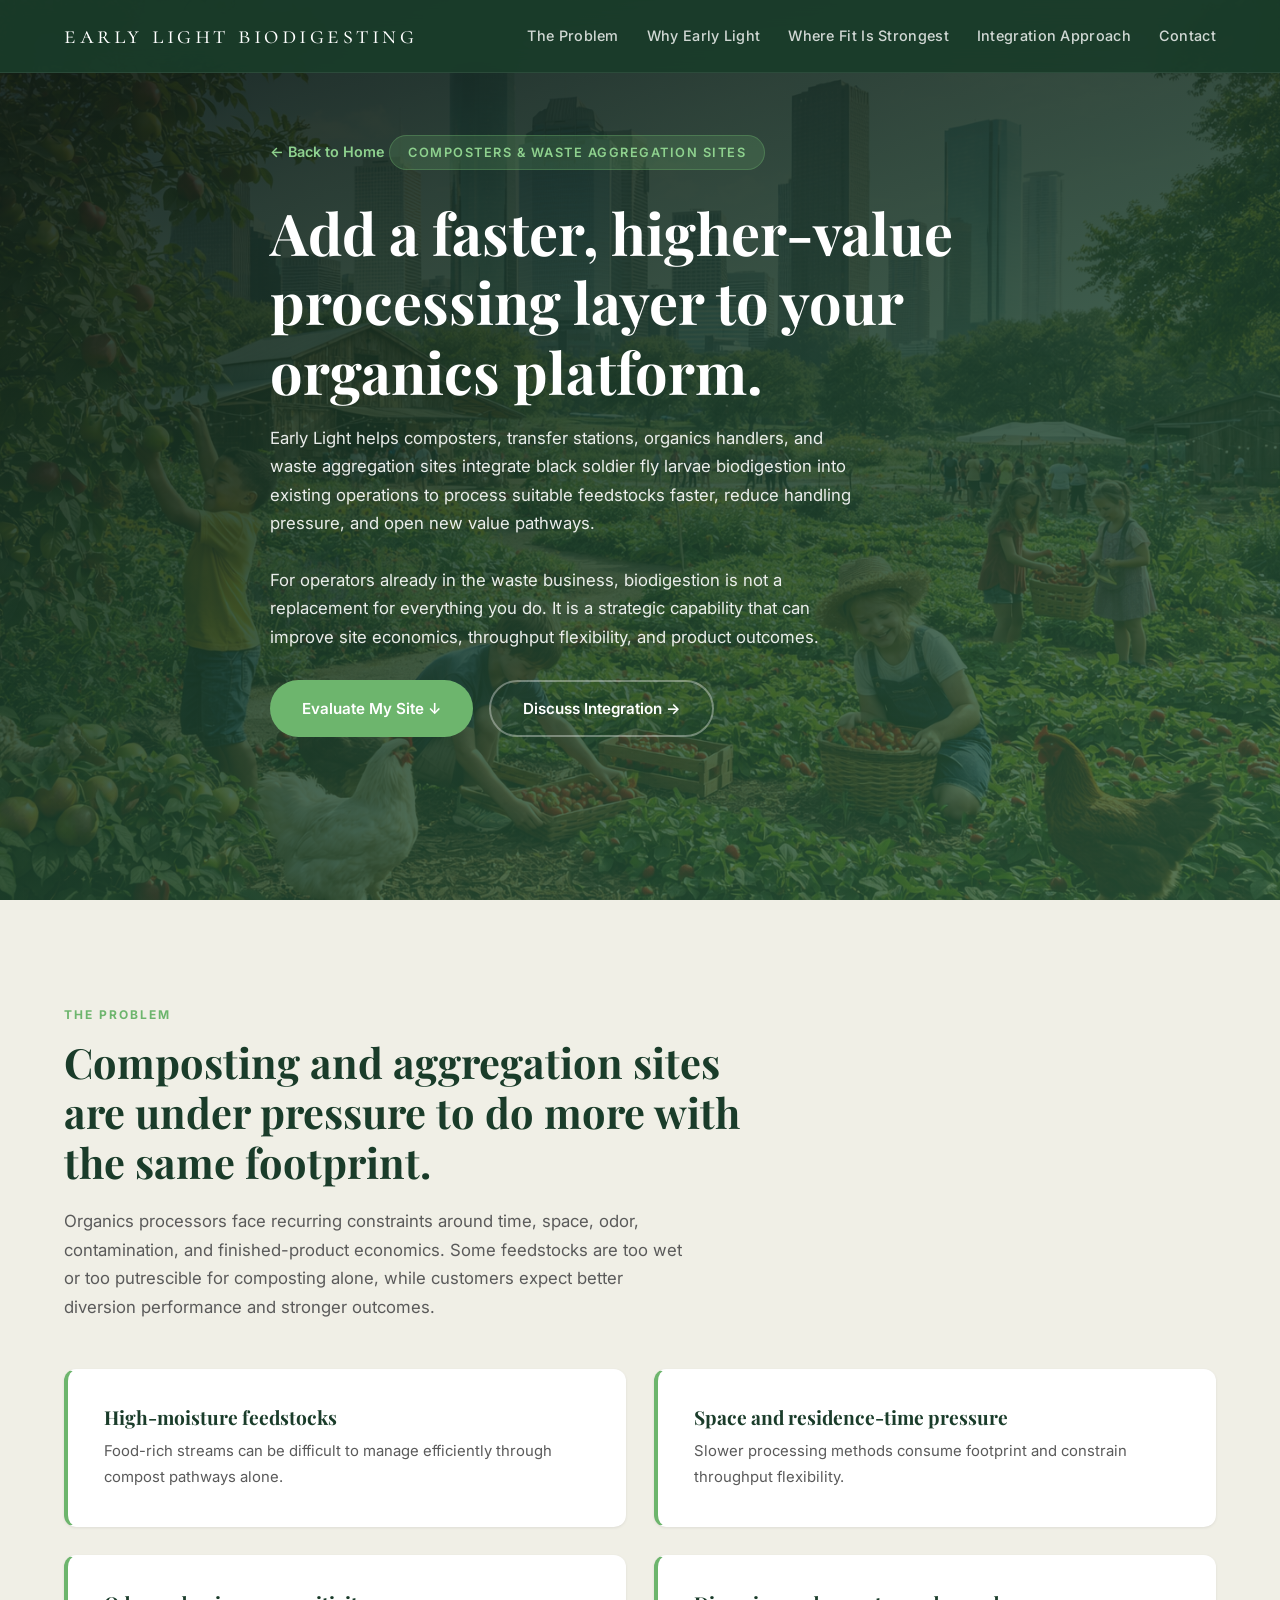
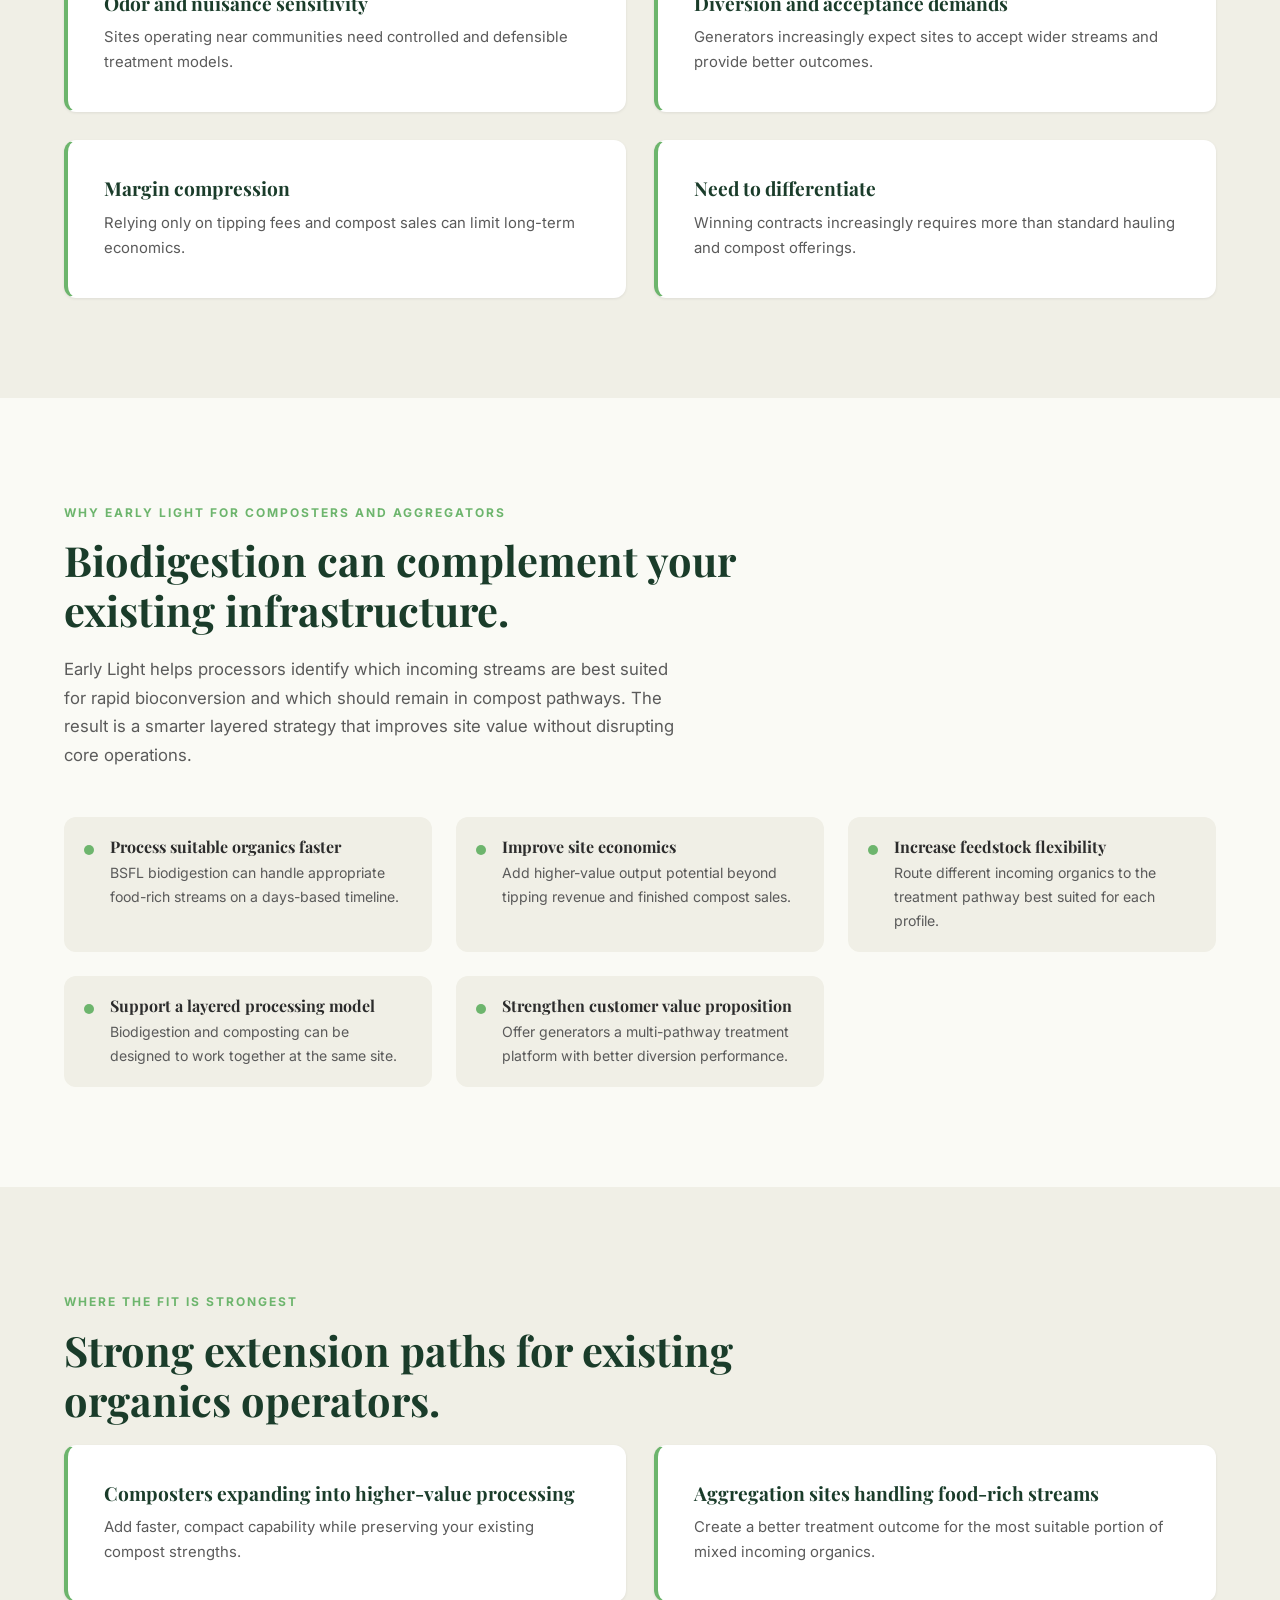
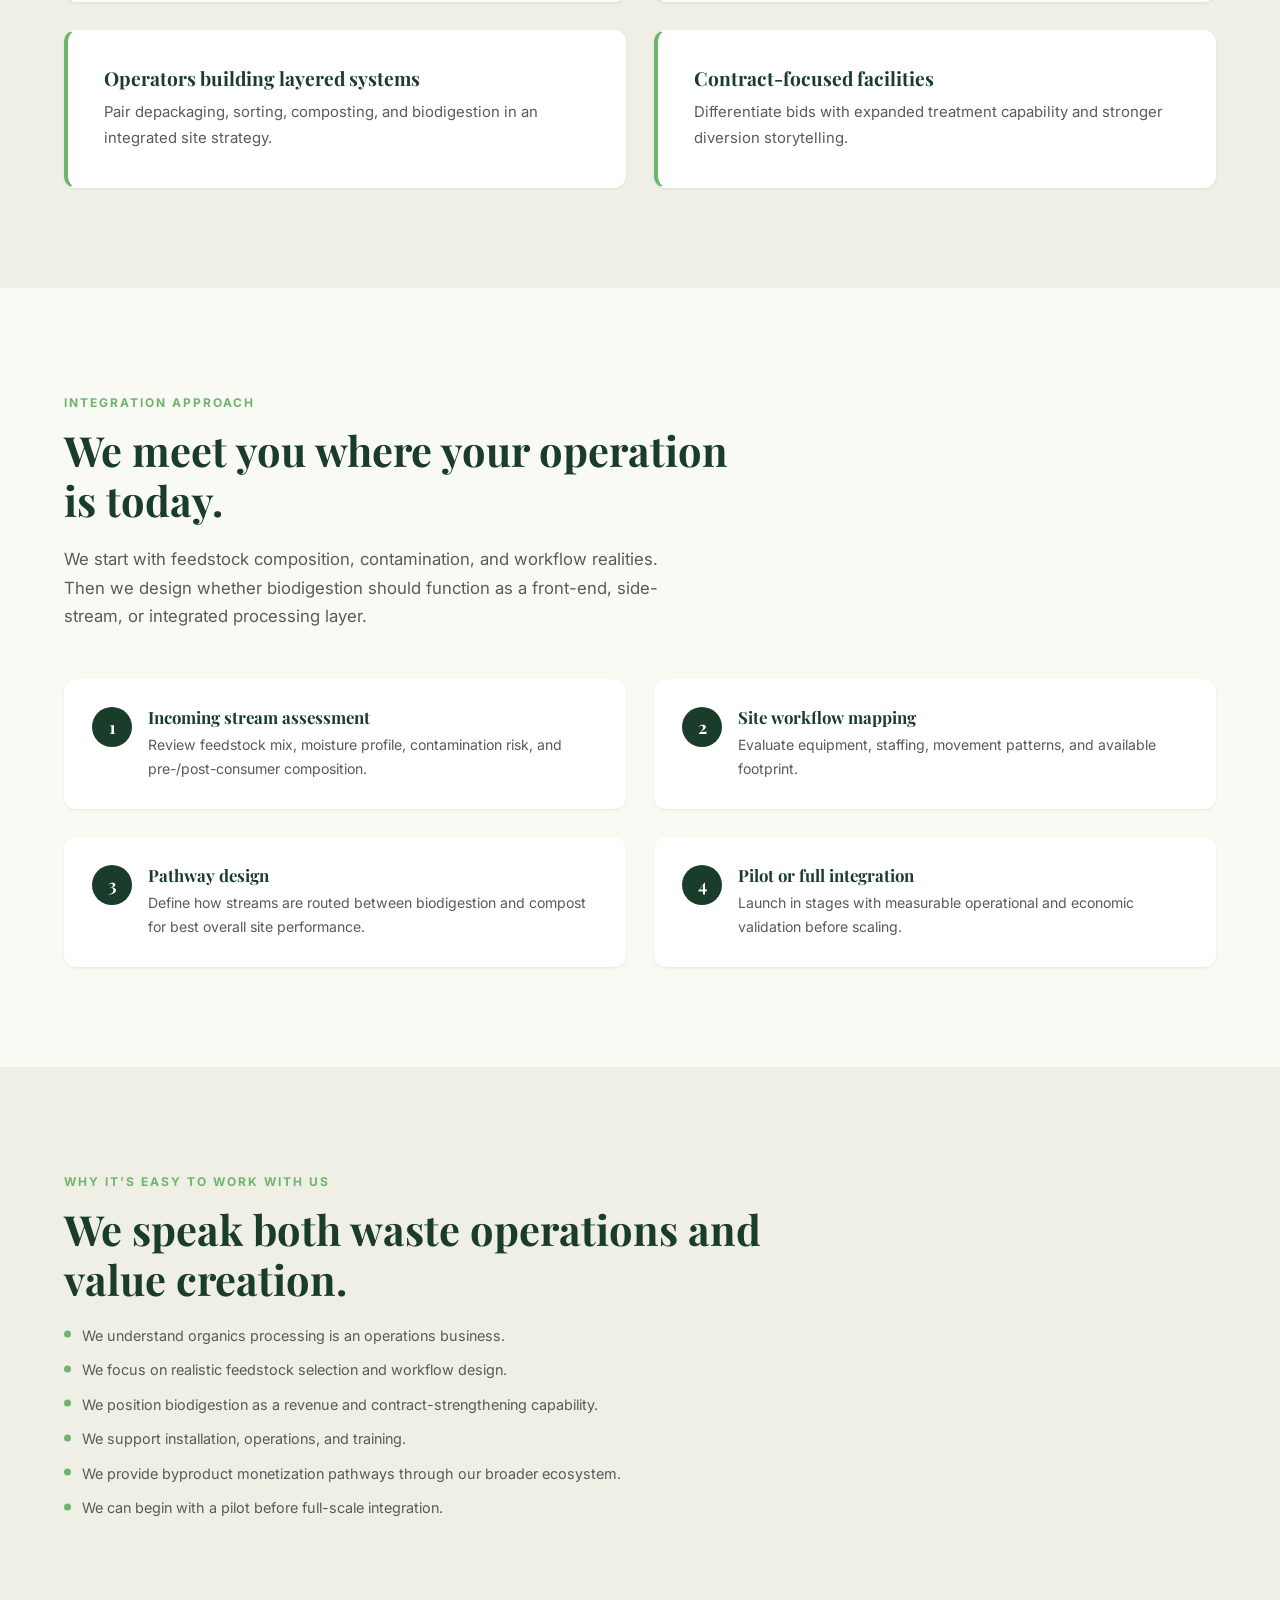
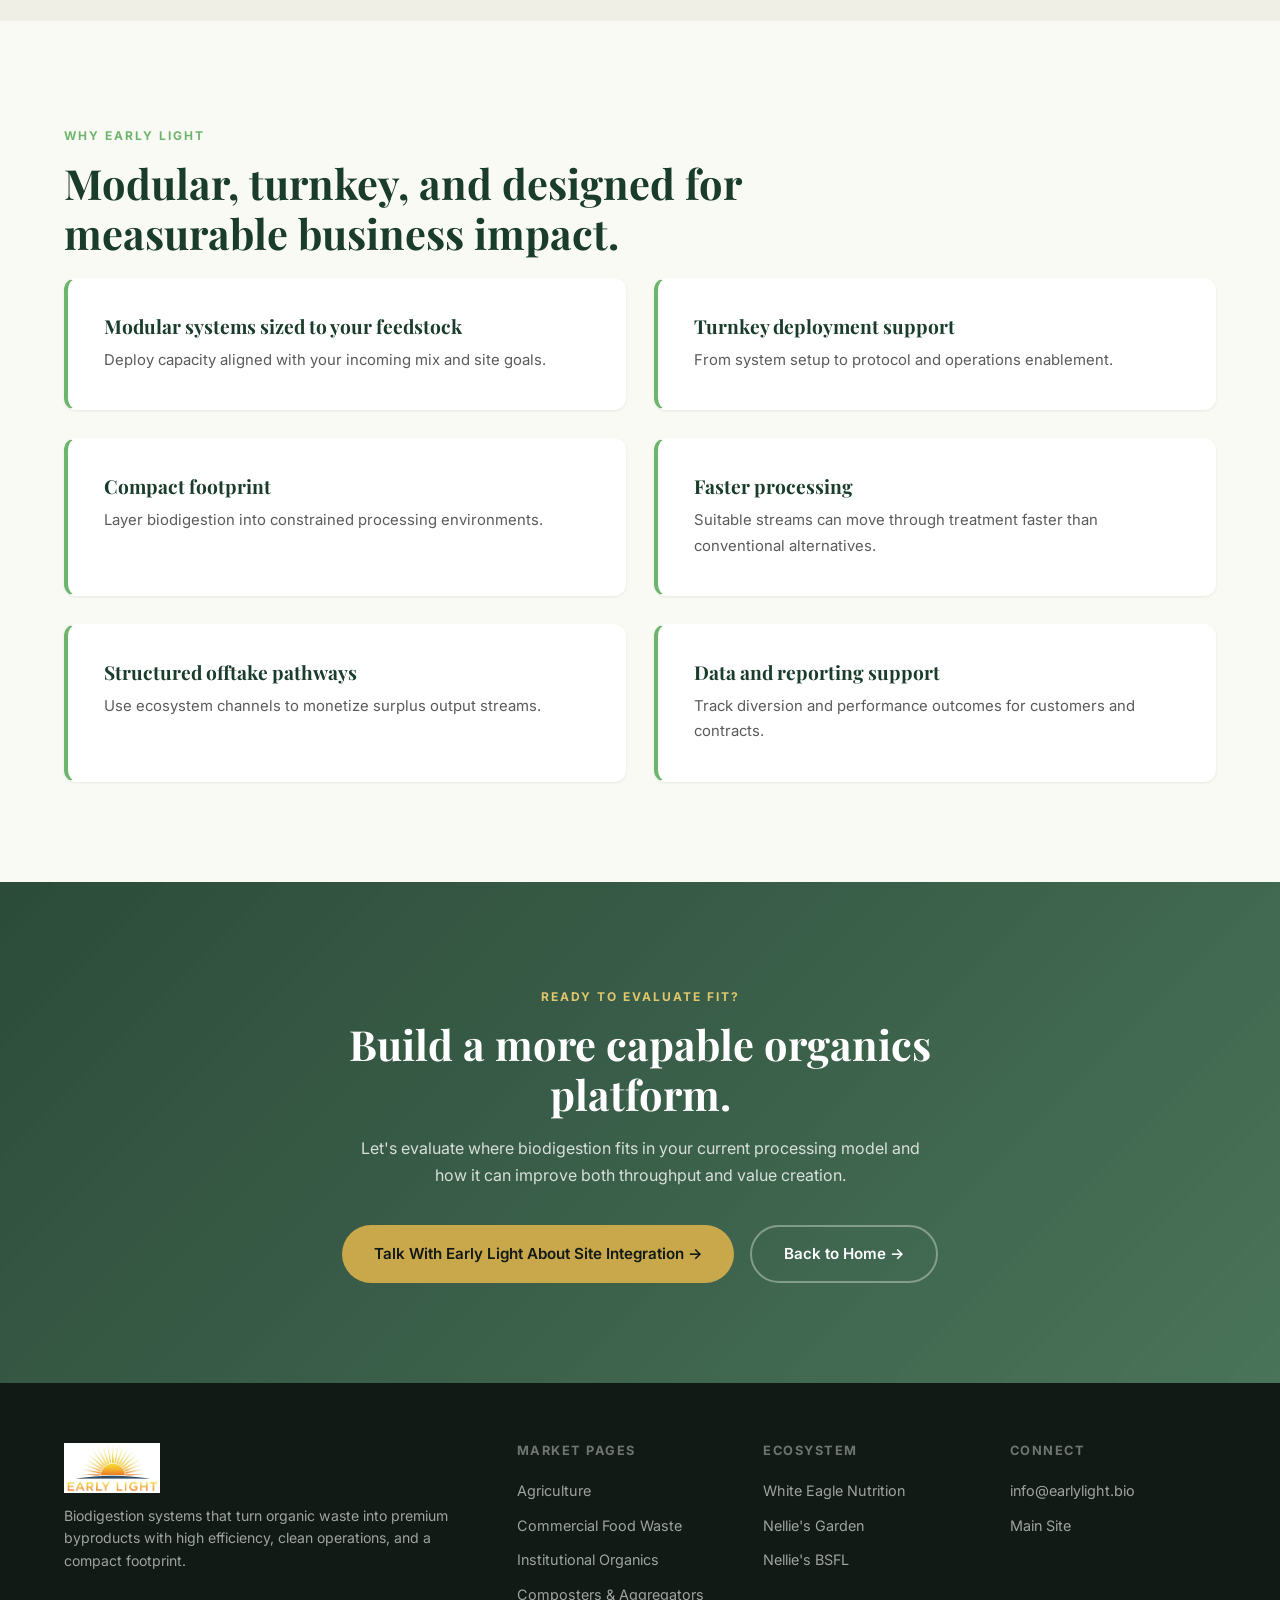
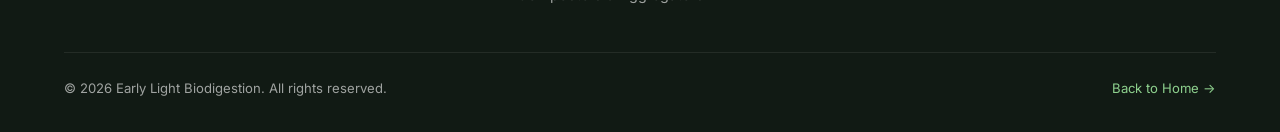
<file: composters-and-aggregation-sites/index.html>
<!DOCTYPE html>
<html lang="en">
<head>
  <meta charset="UTF-8">
  <meta name="viewport" content="width=device-width, initial-scale=1.0">
  <title>Composting &amp; Waste Aggregation Solutions | Early Light Biodigesting</title>
  <meta name="description" content="Add a faster, higher-value organics processing layer to composting and waste aggregation sites with modular biodigestion integration.">
  <link rel="preconnect" href="https://fonts.googleapis.com">
  <link href="https://fonts.googleapis.com/css2?family=Cormorant+Garamond:ital,wght@0,400;0,600;1,400&family=Inter:wght@400;500;600;700&family=Playfair+Display:wght@600;700;800&display=swap" rel="stylesheet">
  <link rel="stylesheet" href="../css/style.css">
  <script defer src="/assets/analytics-config.js"></script>
  <script defer src="/assets/analytics.js"></script>
</head>
<body>

<nav class="site-nav">
  <div class="container">
    <a href="/" class="logo">Early Light Biodigesting</a>
    <ul class="nav-links" id="navLinks">
      <li><a href="#problem">The Problem</a></li>
      <li><a href="#why">Why Early Light</a></li>
      <li><a href="#fit">Where Fit Is Strongest</a></li>
      <li><a href="#integration">Integration Approach</a></li>
      <li><a href="#contact">Contact</a></li>
    </ul>
    <button class="hamburger" id="hamburger" aria-label="Toggle navigation">
      <span></span><span></span><span></span>
    </button>
  </div>
</nav>

<section class="hero">
  <div class="container">
    <div class="hero-content">
      <a href="/" class="back-link" style="color:var(--color-accent-light);">&larr; Back to Home</a>
      <span class="hero-badge">Composters &amp; Waste Aggregation Sites</span>
      <h1>Add a faster, higher-value processing layer to your organics platform.</h1>
      <p>Early Light helps composters, transfer stations, organics handlers, and waste aggregation sites integrate black soldier fly larvae biodigestion into existing operations to process suitable feedstocks faster, reduce handling pressure, and open new value pathways.</p>
      <p>For operators already in the waste business, biodigestion is not a replacement for everything you do. It is a strategic capability that can improve site economics, throughput flexibility, and product outcomes.</p>
      <div class="hero-actions">
        <a href="#integration" class="btn btn-primary">Evaluate My Site &darr;</a>
        <a href="#contact" class="btn btn-outline">Discuss Integration &rarr;</a>
      </div>
    </div>
  </div>
</section>

<section class="problem" id="problem">
  <div class="container">
    <span class="section-label">The Problem</span>
    <h2 class="section-heading">Composting and aggregation sites are under pressure to do more with the same footprint.</h2>
    <p class="section-sub">Organics processors face recurring constraints around time, space, odor, contamination, and finished-product economics. Some feedstocks are too wet or too putrescible for composting alone, while customers expect better diversion performance and stronger outcomes.</p>
    <div class="problem-grid">
      <div class="problem-card">
        <h3>High-moisture feedstocks</h3>
        <p>Food-rich streams can be difficult to manage efficiently through compost pathways alone.</p>
      </div>
      <div class="problem-card">
        <h3>Space and residence-time pressure</h3>
        <p>Slower processing methods consume footprint and constrain throughput flexibility.</p>
      </div>
      <div class="problem-card">
        <h3>Odor and nuisance sensitivity</h3>
        <p>Sites operating near communities need controlled and defensible treatment models.</p>
      </div>
      <div class="problem-card">
        <h3>Diversion and acceptance demands</h3>
        <p>Generators increasingly expect sites to accept wider streams and provide better outcomes.</p>
      </div>
      <div class="problem-card">
        <h3>Margin compression</h3>
        <p>Relying only on tipping fees and compost sales can limit long-term economics.</p>
      </div>
      <div class="problem-card">
        <h3>Need to differentiate</h3>
        <p>Winning contracts increasingly requires more than standard hauling and compost offerings.</p>
      </div>
    </div>
  </div>
</section>

<section id="why">
  <div class="container">
    <span class="section-label">Why Early Light for Composters and Aggregators</span>
    <h2 class="section-heading">Biodigestion can complement your existing infrastructure.</h2>
    <p class="section-sub">Early Light helps processors identify which incoming streams are best suited for rapid bioconversion and which should remain in compost pathways. The result is a smarter layered strategy that improves site value without disrupting core operations.</p>
    <div class="solution-intro" style="grid-template-columns:1fr;">
      <div class="solution-features" style="display:grid; grid-template-columns: repeat(auto-fit, minmax(280px,1fr)); gap:24px;">
        <div class="solution-feature">
          <div class="icon"></div>
          <div>
            <h4>Process suitable organics faster</h4>
            <p>BSFL biodigestion can handle appropriate food-rich streams on a days-based timeline.</p>
          </div>
        </div>
        <div class="solution-feature">
          <div class="icon"></div>
          <div>
            <h4>Improve site economics</h4>
            <p>Add higher-value output potential beyond tipping revenue and finished compost sales.</p>
          </div>
        </div>
        <div class="solution-feature">
          <div class="icon"></div>
          <div>
            <h4>Increase feedstock flexibility</h4>
            <p>Route different incoming organics to the treatment pathway best suited for each profile.</p>
          </div>
        </div>
        <div class="solution-feature">
          <div class="icon"></div>
          <div>
            <h4>Support a layered processing model</h4>
            <p>Biodigestion and composting can be designed to work together at the same site.</p>
          </div>
        </div>
        <div class="solution-feature">
          <div class="icon"></div>
          <div>
            <h4>Strengthen customer value proposition</h4>
            <p>Offer generators a multi-pathway treatment platform with better diversion performance.</p>
          </div>
        </div>
      </div>
    </div>
  </div>
</section>

<section class="byproducts" id="fit">
  <div class="container">
    <span class="section-label">Where the Fit Is Strongest</span>
    <h2 class="section-heading">Strong extension paths for existing organics operators.</h2>
    <div class="problem-grid">
      <div class="problem-card">
        <h3>Composters expanding into higher-value processing</h3>
        <p>Add faster, compact capability while preserving your existing compost strengths.</p>
      </div>
      <div class="problem-card">
        <h3>Aggregation sites handling food-rich streams</h3>
        <p>Create a better treatment outcome for the most suitable portion of mixed incoming organics.</p>
      </div>
      <div class="problem-card">
        <h3>Operators building layered systems</h3>
        <p>Pair depackaging, sorting, composting, and biodigestion in an integrated site strategy.</p>
      </div>
      <div class="problem-card">
        <h3>Contract-focused facilities</h3>
        <p>Differentiate bids with expanded treatment capability and stronger diversion storytelling.</p>
      </div>
    </div>
  </div>
</section>

<section id="integration">
  <div class="container">
    <span class="section-label">Integration Approach</span>
    <h2 class="section-heading">We meet you where your operation is today.</h2>
    <p class="section-sub">We start with feedstock composition, contamination, and workflow realities. Then we design whether biodigestion should function as a front-end, side-stream, or integrated processing layer.</p>
    <div class="process-steps">
      <div class="process-step">
        <div class="step-number">1</div>
        <div>
          <h4>Incoming stream assessment</h4>
          <p>Review feedstock mix, moisture profile, contamination risk, and pre-/post-consumer composition.</p>
        </div>
      </div>
      <div class="process-step">
        <div class="step-number">2</div>
        <div>
          <h4>Site workflow mapping</h4>
          <p>Evaluate equipment, staffing, movement patterns, and available footprint.</p>
        </div>
      </div>
      <div class="process-step">
        <div class="step-number">3</div>
        <div>
          <h4>Pathway design</h4>
          <p>Define how streams are routed between biodigestion and compost for best overall site performance.</p>
        </div>
      </div>
      <div class="process-step">
        <div class="step-number">4</div>
        <div>
          <h4>Pilot or full integration</h4>
          <p>Launch in stages with measurable operational and economic validation before scaling.</p>
        </div>
      </div>
    </div>
  </div>
</section>

<section class="problem">
  <div class="container">
    <span class="section-label">Why It's Easy to Work With Us</span>
    <h2 class="section-heading">We speak both waste operations and value creation.</h2>
    <div class="solution-intro" style="grid-template-columns:1fr;">
      <ul class="market-bullet-list">
        <li>We understand organics processing is an operations business.</li>
        <li>We focus on realistic feedstock selection and workflow design.</li>
        <li>We position biodigestion as a revenue and contract-strengthening capability.</li>
        <li>We support installation, operations, and training.</li>
        <li>We provide byproduct monetization pathways through our broader ecosystem.</li>
        <li>We can begin with a pilot before full-scale integration.</li>
      </ul>
    </div>
  </div>
</section>

<section>
  <div class="container">
    <span class="section-label">Why Early Light</span>
    <h2 class="section-heading">Modular, turnkey, and designed for measurable business impact.</h2>
    <div class="problem-grid">
      <div class="problem-card"><h3>Modular systems sized to your feedstock</h3><p>Deploy capacity aligned with your incoming mix and site goals.</p></div>
      <div class="problem-card"><h3>Turnkey deployment support</h3><p>From system setup to protocol and operations enablement.</p></div>
      <div class="problem-card"><h3>Compact footprint</h3><p>Layer biodigestion into constrained processing environments.</p></div>
      <div class="problem-card"><h3>Faster processing</h3><p>Suitable streams can move through treatment faster than conventional alternatives.</p></div>
      <div class="problem-card"><h3>Structured offtake pathways</h3><p>Use ecosystem channels to monetize surplus output streams.</p></div>
      <div class="problem-card"><h3>Data and reporting support</h3><p>Track diversion and performance outcomes for customers and contracts.</p></div>
    </div>
  </div>
</section>

<section class="cta-section" id="contact">
  <div class="container">
    <span class="section-label" style="color:var(--color-gold-light);">Ready to Evaluate Fit?</span>
    <h2 class="section-heading">Build a more capable organics platform.</h2>
    <p>Let's evaluate where biodigestion fits in your current processing model and how it can improve both throughput and value creation.</p>
    <div style="display:flex; gap:16px; justify-content:center; flex-wrap:wrap;">
      <a class="btn btn-gold" href="mailto:info@earlylight.bio?subject=Site%20Integration%20Assessment">Talk With Early Light About Site Integration &rarr;</a>
      <a class="btn btn-outline" href="/">Back to Home &rarr;</a>
    </div>
  </div>
</section>

<footer class="site-footer">
  <div class="container">
    <div class="footer-grid">
      <div class="footer-brand">
        <a href="/" class="logo"><img src="../sunlogo.PNG" alt="Early Light" class="footer-logo"></a>
        <p>Biodigestion systems that turn organic waste into premium byproducts with high efficiency, clean operations, and a compact footprint.</p>
      </div>
      <div class="footer-col">
        <h4>Market Pages</h4>
        <a href="/agriculture-organic-waste/">Agriculture</a>
        <a href="/commercial-food-waste-solutions/">Commercial Food Waste</a>
        <a href="/institutional-organics-solutions/">Institutional Organics</a>
        <a href="/composters-and-aggregation-sites/">Composters &amp; Aggregators</a>
      </div>
      <div class="footer-col">
        <h4>Ecosystem</h4>
        <a href="https://whiteeaglenutrition.com" target="_blank">White Eagle Nutrition</a>
        <a href="https://nelliesgarden.com" target="_blank">Nellie's Garden</a>
        <a href="https://nelliesbsfl.com" target="_blank">Nellie's BSFL</a>
      </div>
      <div class="footer-col">
        <h4>Connect</h4>
        <a href="mailto:info@earlylight.bio">info@earlylight.bio</a>
        <a href="/">Main Site</a>
      </div>
    </div>
    <div class="footer-bottom">
      <span>&copy; 2026 Early Light Biodigestion. All rights reserved.</span>
      <a href="/" style="color:var(--color-accent-light);">Back to Home &rarr;</a>
    </div>
  </div>
</footer>

<script>
const hamburger = document.getElementById('hamburger');
const navLinks = document.getElementById('navLinks');
hamburger.addEventListener('click', () => {
  hamburger.classList.toggle('active');
  navLinks.classList.toggle('open');
});
navLinks.querySelectorAll('a').forEach(link => {
  link.addEventListener('click', () => {
    hamburger.classList.remove('active');
    navLinks.classList.remove('open');
  });
});
</script>

</body>
</html>
</file>
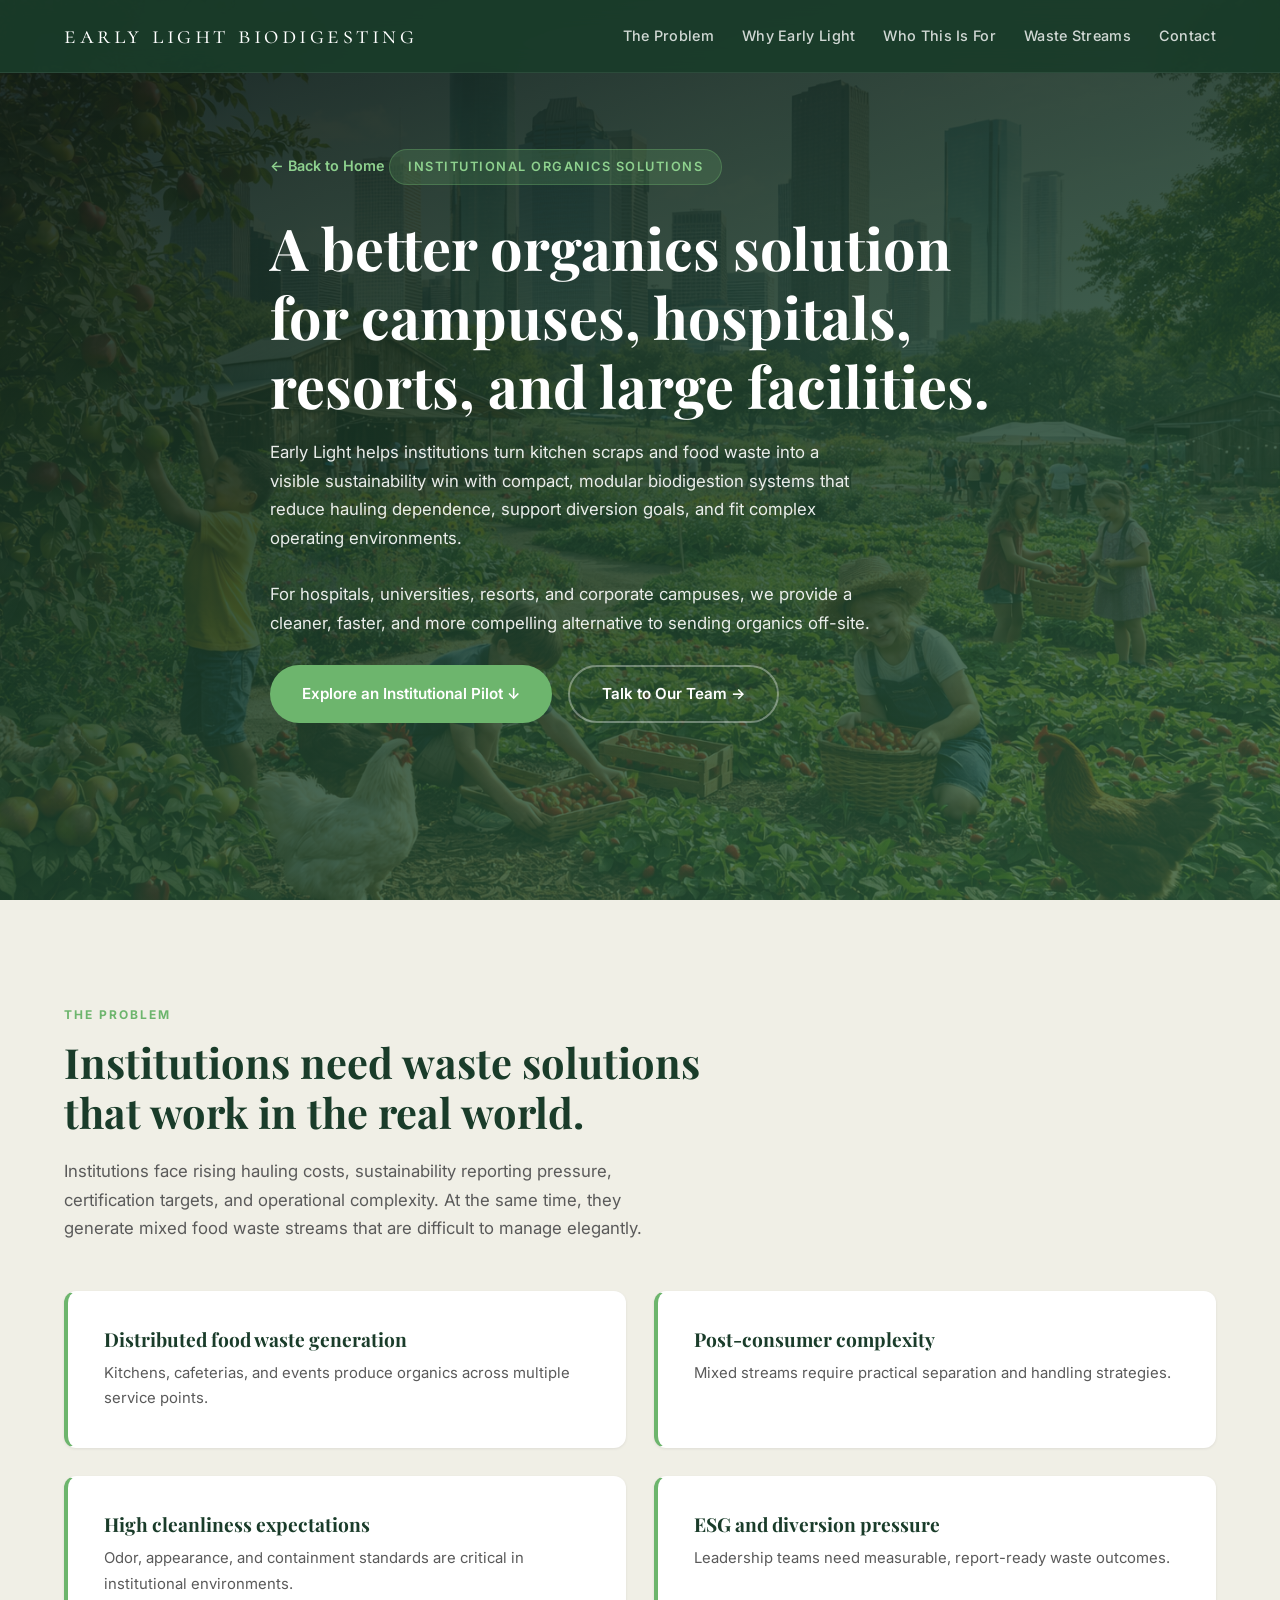
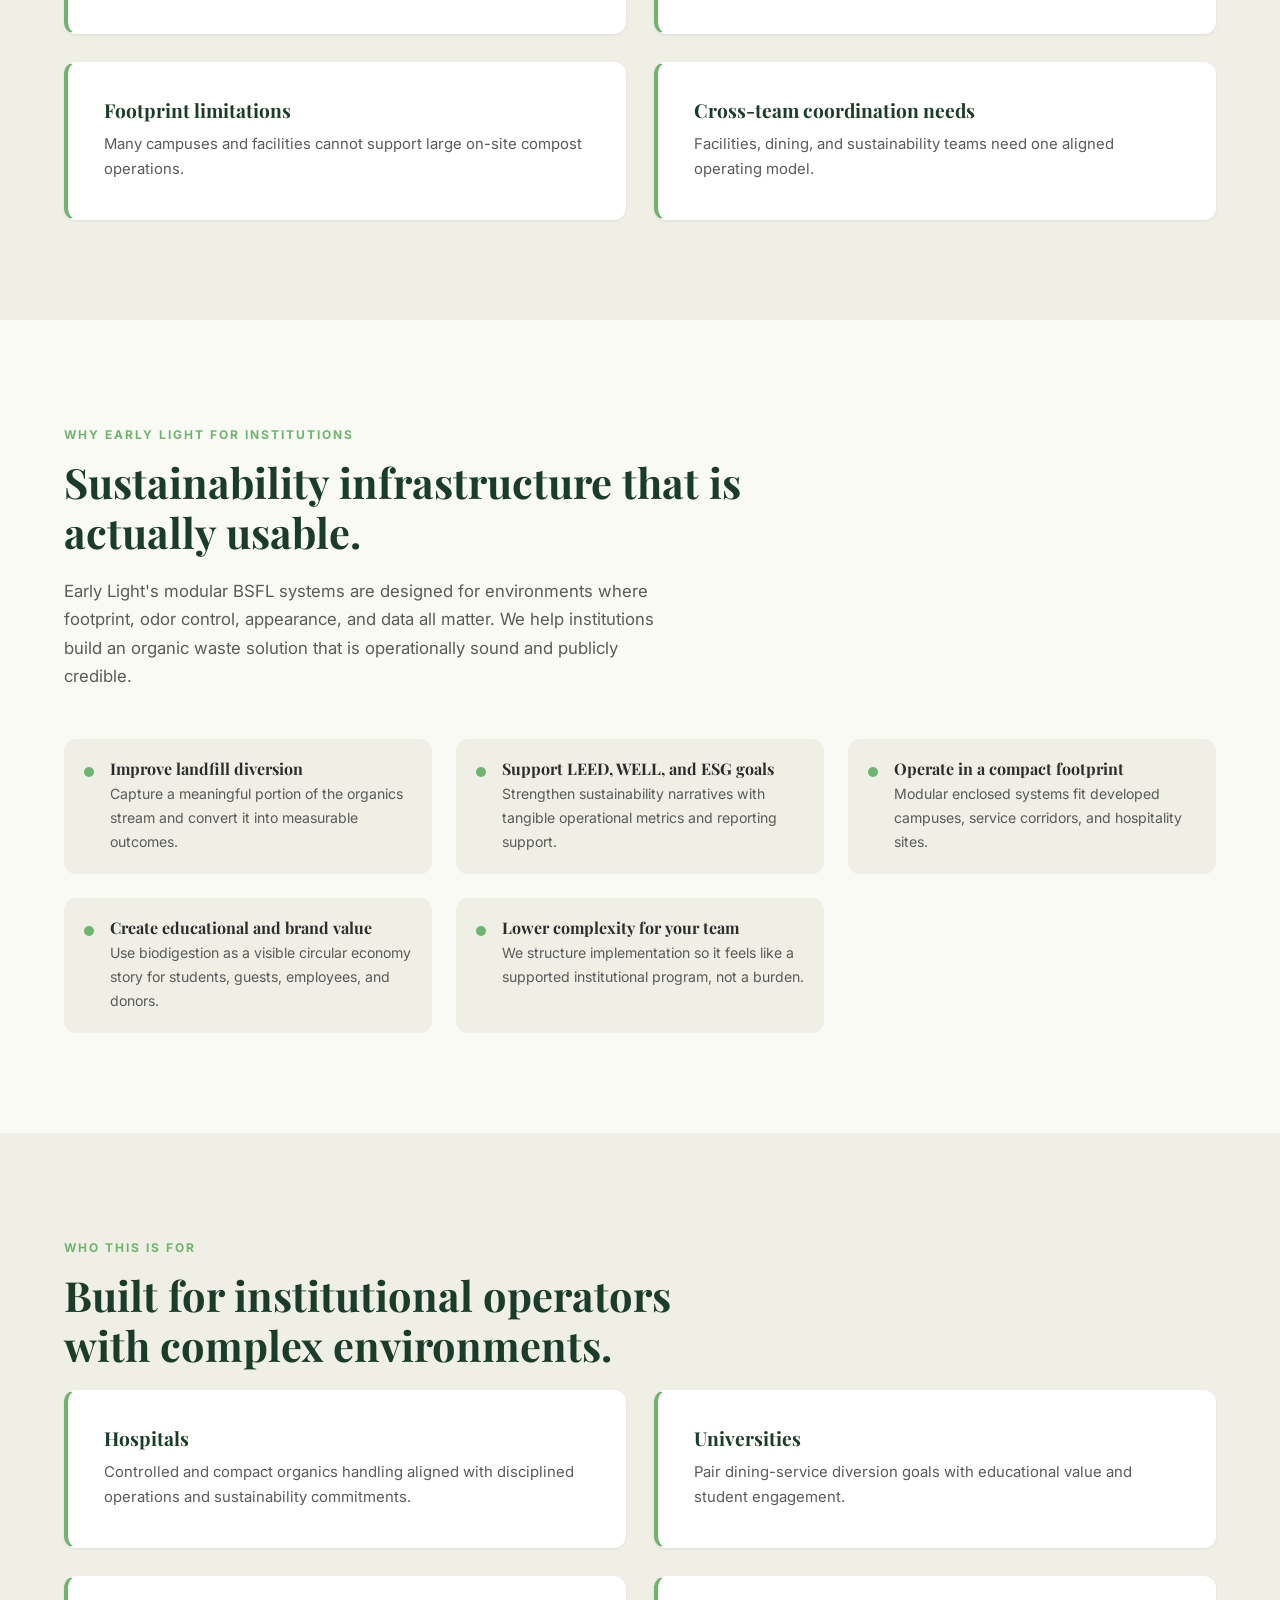
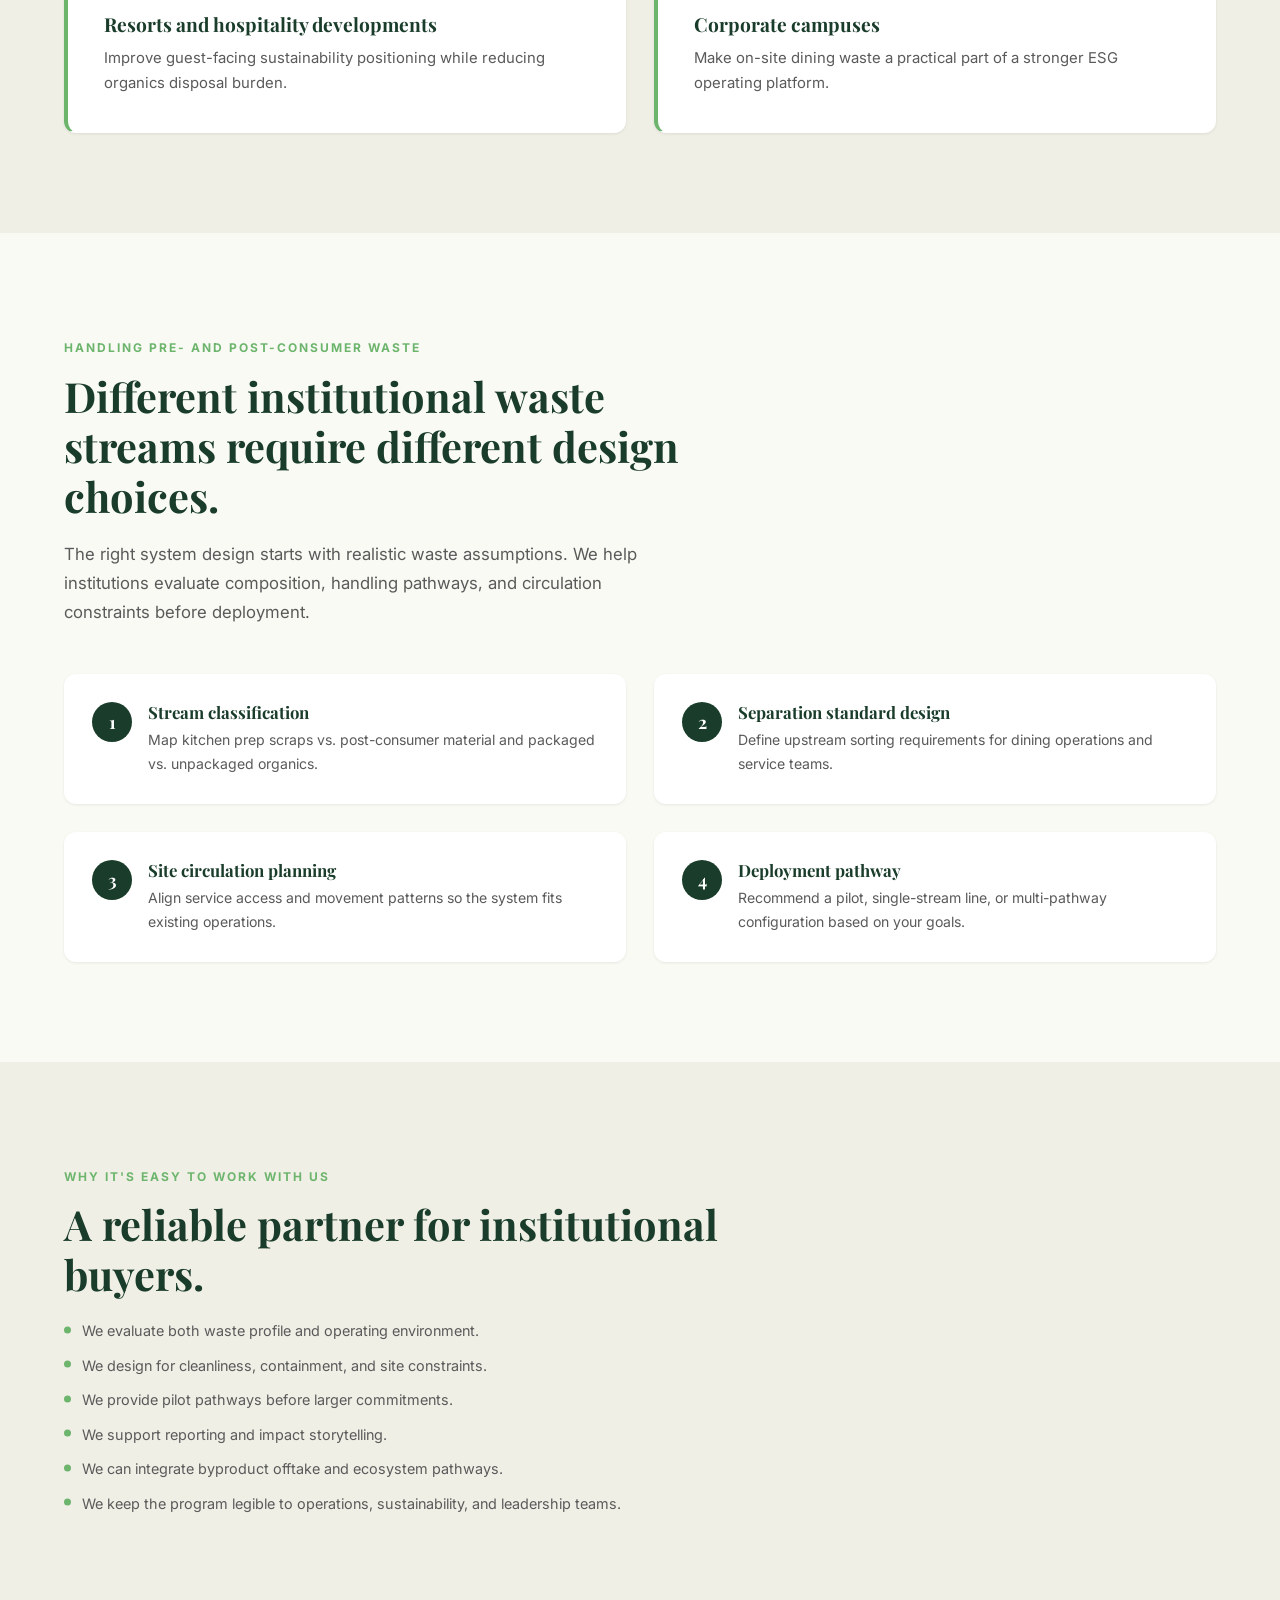
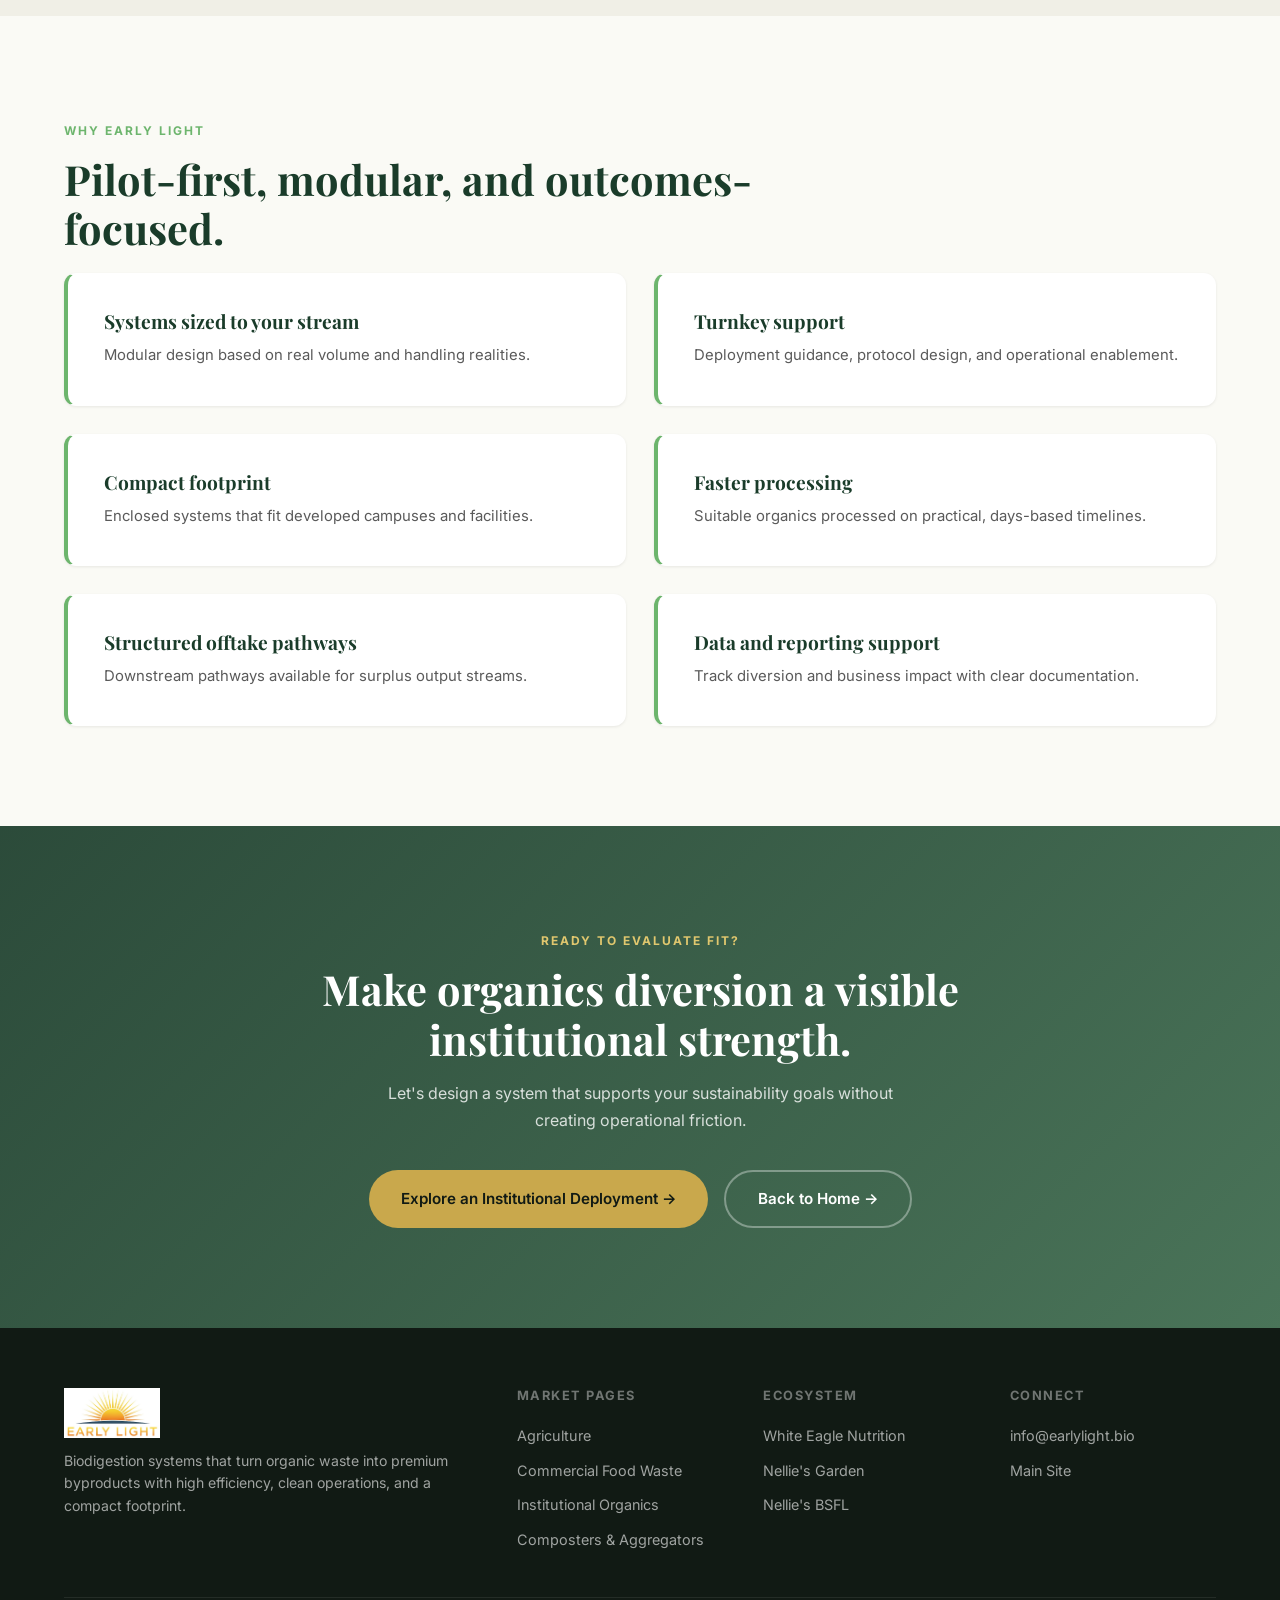
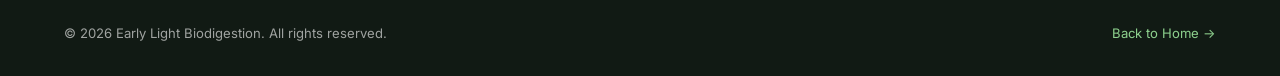
<file: institutional-organics-solutions/index.html>
<!DOCTYPE html>
<html lang="en">
<head>
  <meta charset="UTF-8">
  <meta name="viewport" content="width=device-width, initial-scale=1.0">
  <title>Institutional Organics Solutions | Early Light Biodigesting</title>
  <meta name="description" content="Help hospitals, universities, resorts, and corporate campuses manage food waste with compact, data-driven biodigestion solutions.">
  <link rel="preconnect" href="https://fonts.googleapis.com">
  <link href="https://fonts.googleapis.com/css2?family=Cormorant+Garamond:ital,wght@0,400;0,600;1,400&family=Inter:wght@400;500;600;700&family=Playfair+Display:wght@600;700;800&display=swap" rel="stylesheet">
  <link rel="stylesheet" href="../css/style.css">
  <script defer src="/assets/analytics-config.js"></script>
  <script defer src="/assets/analytics.js"></script>
</head>
<body>

<nav class="site-nav">
  <div class="container">
    <a href="/" class="logo">Early Light Biodigesting</a>
    <ul class="nav-links" id="navLinks">
      <li><a href="#problem">The Problem</a></li>
      <li><a href="#why">Why Early Light</a></li>
      <li><a href="#fit">Who This Is For</a></li>
      <li><a href="#streams">Waste Streams</a></li>
      <li><a href="#contact">Contact</a></li>
    </ul>
    <button class="hamburger" id="hamburger" aria-label="Toggle navigation">
      <span></span><span></span><span></span>
    </button>
  </div>
</nav>

<section class="hero">
  <div class="container">
    <div class="hero-content">
      <a href="/" class="back-link" style="color:var(--color-accent-light);">&larr; Back to Home</a>
      <span class="hero-badge">Institutional Organics Solutions</span>
      <h1>A better organics solution for campuses, hospitals, resorts, and large facilities.</h1>
      <p>Early Light helps institutions turn kitchen scraps and food waste into a visible sustainability win with compact, modular biodigestion systems that reduce hauling dependence, support diversion goals, and fit complex operating environments.</p>
      <p>For hospitals, universities, resorts, and corporate campuses, we provide a cleaner, faster, and more compelling alternative to sending organics off-site.</p>
      <div class="hero-actions">
        <a href="#why" class="btn btn-primary">Explore an Institutional Pilot &darr;</a>
        <a href="#contact" class="btn btn-outline">Talk to Our Team &rarr;</a>
      </div>
    </div>
  </div>
</section>

<section class="problem" id="problem">
  <div class="container">
    <span class="section-label">The Problem</span>
    <h2 class="section-heading">Institutions need waste solutions that work in the real world.</h2>
    <p class="section-sub">Institutions face rising hauling costs, sustainability reporting pressure, certification targets, and operational complexity. At the same time, they generate mixed food waste streams that are difficult to manage elegantly.</p>
    <div class="problem-grid">
      <div class="problem-card">
        <h3>Distributed food waste generation</h3>
        <p>Kitchens, cafeterias, and events produce organics across multiple service points.</p>
      </div>
      <div class="problem-card">
        <h3>Post-consumer complexity</h3>
        <p>Mixed streams require practical separation and handling strategies.</p>
      </div>
      <div class="problem-card">
        <h3>High cleanliness expectations</h3>
        <p>Odor, appearance, and containment standards are critical in institutional environments.</p>
      </div>
      <div class="problem-card">
        <h3>ESG and diversion pressure</h3>
        <p>Leadership teams need measurable, report-ready waste outcomes.</p>
      </div>
      <div class="problem-card">
        <h3>Footprint limitations</h3>
        <p>Many campuses and facilities cannot support large on-site compost operations.</p>
      </div>
      <div class="problem-card">
        <h3>Cross-team coordination needs</h3>
        <p>Facilities, dining, and sustainability teams need one aligned operating model.</p>
      </div>
    </div>
  </div>
</section>

<section id="why">
  <div class="container">
    <span class="section-label">Why Early Light for Institutions</span>
    <h2 class="section-heading">Sustainability infrastructure that is actually usable.</h2>
    <p class="section-sub">Early Light's modular BSFL systems are designed for environments where footprint, odor control, appearance, and data all matter. We help institutions build an organic waste solution that is operationally sound and publicly credible.</p>
    <div class="solution-intro" style="grid-template-columns:1fr;">
      <div class="solution-features" style="display:grid; grid-template-columns: repeat(auto-fit, minmax(280px,1fr)); gap:24px;">
        <div class="solution-feature">
          <div class="icon"></div>
          <div>
            <h4>Improve landfill diversion</h4>
            <p>Capture a meaningful portion of the organics stream and convert it into measurable outcomes.</p>
          </div>
        </div>
        <div class="solution-feature">
          <div class="icon"></div>
          <div>
            <h4>Support LEED, WELL, and ESG goals</h4>
            <p>Strengthen sustainability narratives with tangible operational metrics and reporting support.</p>
          </div>
        </div>
        <div class="solution-feature">
          <div class="icon"></div>
          <div>
            <h4>Operate in a compact footprint</h4>
            <p>Modular enclosed systems fit developed campuses, service corridors, and hospitality sites.</p>
          </div>
        </div>
        <div class="solution-feature">
          <div class="icon"></div>
          <div>
            <h4>Create educational and brand value</h4>
            <p>Use biodigestion as a visible circular economy story for students, guests, employees, and donors.</p>
          </div>
        </div>
        <div class="solution-feature">
          <div class="icon"></div>
          <div>
            <h4>Lower complexity for your team</h4>
            <p>We structure implementation so it feels like a supported institutional program, not a burden.</p>
          </div>
        </div>
      </div>
    </div>
  </div>
</section>

<section class="byproducts" id="fit">
  <div class="container">
    <span class="section-label">Who This Is For</span>
    <h2 class="section-heading">Built for institutional operators with complex environments.</h2>
    <div class="problem-grid">
      <div class="problem-card">
        <h3>Hospitals</h3>
        <p>Controlled and compact organics handling aligned with disciplined operations and sustainability commitments.</p>
      </div>
      <div class="problem-card">
        <h3>Universities</h3>
        <p>Pair dining-service diversion goals with educational value and student engagement.</p>
      </div>
      <div class="problem-card">
        <h3>Resorts and hospitality developments</h3>
        <p>Improve guest-facing sustainability positioning while reducing organics disposal burden.</p>
      </div>
      <div class="problem-card">
        <h3>Corporate campuses</h3>
        <p>Make on-site dining waste a practical part of a stronger ESG operating platform.</p>
      </div>
    </div>
  </div>
</section>

<section id="streams">
  <div class="container">
    <span class="section-label">Handling Pre- and Post-Consumer Waste</span>
    <h2 class="section-heading">Different institutional waste streams require different design choices.</h2>
    <p class="section-sub">The right system design starts with realistic waste assumptions. We help institutions evaluate composition, handling pathways, and circulation constraints before deployment.</p>
    <div class="process-steps">
      <div class="process-step">
        <div class="step-number">1</div>
        <div>
          <h4>Stream classification</h4>
          <p>Map kitchen prep scraps vs. post-consumer material and packaged vs. unpackaged organics.</p>
        </div>
      </div>
      <div class="process-step">
        <div class="step-number">2</div>
        <div>
          <h4>Separation standard design</h4>
          <p>Define upstream sorting requirements for dining operations and service teams.</p>
        </div>
      </div>
      <div class="process-step">
        <div class="step-number">3</div>
        <div>
          <h4>Site circulation planning</h4>
          <p>Align service access and movement patterns so the system fits existing operations.</p>
        </div>
      </div>
      <div class="process-step">
        <div class="step-number">4</div>
        <div>
          <h4>Deployment pathway</h4>
          <p>Recommend a pilot, single-stream line, or multi-pathway configuration based on your goals.</p>
        </div>
      </div>
    </div>
  </div>
</section>

<section class="problem">
  <div class="container">
    <span class="section-label">Why It's Easy to Work With Us</span>
    <h2 class="section-heading">A reliable partner for institutional buyers.</h2>
    <div class="solution-intro" style="grid-template-columns:1fr;">
      <ul class="market-bullet-list">
        <li>We evaluate both waste profile and operating environment.</li>
        <li>We design for cleanliness, containment, and site constraints.</li>
        <li>We provide pilot pathways before larger commitments.</li>
        <li>We support reporting and impact storytelling.</li>
        <li>We can integrate byproduct offtake and ecosystem pathways.</li>
        <li>We keep the program legible to operations, sustainability, and leadership teams.</li>
      </ul>
    </div>
  </div>
</section>

<section>
  <div class="container">
    <span class="section-label">Why Early Light</span>
    <h2 class="section-heading">Pilot-first, modular, and outcomes-focused.</h2>
    <div class="problem-grid">
      <div class="problem-card"><h3>Systems sized to your stream</h3><p>Modular design based on real volume and handling realities.</p></div>
      <div class="problem-card"><h3>Turnkey support</h3><p>Deployment guidance, protocol design, and operational enablement.</p></div>
      <div class="problem-card"><h3>Compact footprint</h3><p>Enclosed systems that fit developed campuses and facilities.</p></div>
      <div class="problem-card"><h3>Faster processing</h3><p>Suitable organics processed on practical, days-based timelines.</p></div>
      <div class="problem-card"><h3>Structured offtake pathways</h3><p>Downstream pathways available for surplus output streams.</p></div>
      <div class="problem-card"><h3>Data and reporting support</h3><p>Track diversion and business impact with clear documentation.</p></div>
    </div>
  </div>
</section>

<section class="cta-section" id="contact">
  <div class="container">
    <span class="section-label" style="color:var(--color-gold-light);">Ready to Evaluate Fit?</span>
    <h2 class="section-heading">Make organics diversion a visible institutional strength.</h2>
    <p>Let's design a system that supports your sustainability goals without creating operational friction.</p>
    <div style="display:flex; gap:16px; justify-content:center; flex-wrap:wrap;">
      <a class="btn btn-gold" href="mailto:info@earlylight.bio?subject=Institutional%20Organics%20Deployment">Explore an Institutional Deployment &rarr;</a>
      <a class="btn btn-outline" href="/">Back to Home &rarr;</a>
    </div>
  </div>
</section>

<footer class="site-footer">
  <div class="container">
    <div class="footer-grid">
      <div class="footer-brand">
        <a href="/" class="logo"><img src="../sunlogo.PNG" alt="Early Light" class="footer-logo"></a>
        <p>Biodigestion systems that turn organic waste into premium byproducts with high efficiency, clean operations, and a compact footprint.</p>
      </div>
      <div class="footer-col">
        <h4>Market Pages</h4>
        <a href="/agriculture-organic-waste/">Agriculture</a>
        <a href="/commercial-food-waste-solutions/">Commercial Food Waste</a>
        <a href="/institutional-organics-solutions/">Institutional Organics</a>
        <a href="/composters-and-aggregation-sites/">Composters &amp; Aggregators</a>
      </div>
      <div class="footer-col">
        <h4>Ecosystem</h4>
        <a href="https://whiteeaglenutrition.com" target="_blank">White Eagle Nutrition</a>
        <a href="https://nelliesgarden.com" target="_blank">Nellie's Garden</a>
        <a href="https://nelliesbsfl.com" target="_blank">Nellie's BSFL</a>
      </div>
      <div class="footer-col">
        <h4>Connect</h4>
        <a href="mailto:info@earlylight.bio">info@earlylight.bio</a>
        <a href="/">Main Site</a>
      </div>
    </div>
    <div class="footer-bottom">
      <span>&copy; 2026 Early Light Biodigestion. All rights reserved.</span>
      <a href="/" style="color:var(--color-accent-light);">Back to Home &rarr;</a>
    </div>
  </div>
</footer>

<script>
const hamburger = document.getElementById('hamburger');
const navLinks = document.getElementById('navLinks');
hamburger.addEventListener('click', () => {
  hamburger.classList.toggle('active');
  navLinks.classList.toggle('open');
});
navLinks.querySelectorAll('a').forEach(link => {
  link.addEventListener('click', () => {
    hamburger.classList.remove('active');
    navLinks.classList.remove('open');
  });
});
</script>

</body>
</html>
</file>
<file: css/style.css>
/* ========================================
   Earlylight.bio — Global Styles
   ======================================== */

:root {
  --color-primary: #1a3c2a;
  --color-primary-light: #2d5e3f;
  --color-accent: #6db56d;
  --color-accent-light: #8ed18e;
  --color-gold: #c9a84c;
  --color-gold-light: #e0c76e;
  --color-bg: #fafaf5;
  --color-bg-alt: #f0efe6;
  --color-text: #2c2c2c;
  --color-text-light: #5a5a5a;
  --color-white: #ffffff;
  --color-dark: #111a14;
  --font-heading: 'Playfair Display', Georgia, serif;
  --font-body: 'Inter', -apple-system, BlinkMacSystemFont, 'Segoe UI', sans-serif;
  --shadow-sm: 0 1px 3px rgba(0,0,0,.08);
  --shadow-md: 0 4px 16px rgba(0,0,0,.1);
  --shadow-lg: 0 8px 32px rgba(0,0,0,.14);
  --radius: 12px;
  --radius-lg: 20px;
  --max-w: 1200px;
  --transition: .3s ease;
}

*, *::before, *::after { box-sizing: border-box; margin: 0; padding: 0; }

html { scroll-behavior: smooth; font-size: 16px; }

body {
  font-family: var(--font-body);
  color: var(--color-text);
  background: var(--color-bg);
  line-height: 1.7;
  -webkit-font-smoothing: antialiased;
}

img { max-width: 100%; display: block; }
a { color: inherit; text-decoration: none; }
ul { list-style: none; }
h1,h2,h3,h4 { font-family: var(--font-heading); font-weight: 700; line-height: 1.2; }

.container { max-width: var(--max-w); margin: 0 auto; padding: 0 24px; }

/* ---- NAV ---- */
.site-nav {
  position: fixed; top: 0; left: 0; right: 0; z-index: 100;
  background: rgba(26,60,42,.92);
  backdrop-filter: blur(12px);
  border-bottom: 1px solid rgba(255,255,255,.08);
}
.site-nav .container {
  display: flex; align-items: center; justify-content: space-between;
  height: 72px;
}
.site-nav .logo {
  display: flex; align-items: center;
  font-family: 'Cormorant Garamond', Georgia, serif; color: var(--color-white);
  font-size: 1.55rem; font-weight: 400; letter-spacing: 3.5px;
  font-variant: small-caps; text-transform: lowercase;
  line-height: 1.1; white-space: nowrap;
}
.footer-logo { height: 50px; width: auto; }
.nav-links { display: flex; gap: 28px; }
.nav-links a {
  color: rgba(255,255,255,.8); font-size: .9rem; font-weight: 500;
  letter-spacing: .3px; transition: color var(--transition);
}
.nav-links a:hover { color: var(--color-accent-light); }

.hamburger {
  display: none; background: none; border: none; cursor: pointer;
  width: 32px; height: 24px; position: relative; z-index: 200;
}
.hamburger span {
  display: block; width: 100%; height: 2px; background: var(--color-white);
  border-radius: 2px; transition: all var(--transition);
  position: absolute; left: 0;
}
.hamburger span:nth-child(1) { top: 0; }
.hamburger span:nth-child(2) { top: 50%; transform: translateY(-50%); }
.hamburger span:nth-child(3) { bottom: 0; }
.hamburger.active span:nth-child(1) { top: 50%; transform: translateY(-50%) rotate(45deg); }
.hamburger.active span:nth-child(2) { opacity: 0; }
.hamburger.active span:nth-child(3) { bottom: auto; top: 50%; transform: translateY(-50%) rotate(-45deg); }

/* ---- HERO ---- */
.hero {
  position: relative;
  min-height: 100vh;
  display: flex; align-items: center;
  background:
    linear-gradient(160deg, rgba(17,26,20,.92) 0%, rgba(26,60,42,.85) 50%, rgba(45,94,63,.75) 100%),
    url('../cityfarm.png') center/cover no-repeat;
  color: var(--color-white);
  padding-top: 72px;
}
.hero-content { max-width: 740px; padding: 60px 0; }
.hero-badge {
  display: inline-block; padding: 6px 18px; border-radius: 50px;
  background: rgba(109,181,109,.2); border: 1px solid rgba(109,181,109,.35);
  font-size: .8rem; font-weight: 600; letter-spacing: 1.5px; text-transform: uppercase;
  color: var(--color-accent-light); margin-bottom: 28px;
}
.hero h1 { font-size: clamp(2.2rem, 5vw, 3.6rem); margin-bottom: 18px; color: #fff; }
.hero h1 em { font-style: normal; color: var(--color-accent-light); }
.hero p { font-size: 1.05rem; color: rgba(255,255,255,.9); max-width: 600px; margin-bottom: 28px; }
.hero-actions { display: flex; gap: 16px; flex-wrap: wrap; }
.btn {
  display: inline-flex; align-items: center; gap: 8px;
  padding: 14px 32px; border-radius: 50px; font-weight: 600;
  font-size: .95rem; transition: all var(--transition);
  cursor: pointer; border: none;
}
.btn-primary { background: var(--color-accent); color: var(--color-white); }
.btn-primary:hover { background: var(--color-accent-light); transform: translateY(-2px); box-shadow: var(--shadow-md); }
.btn-outline {
  background: transparent; color: var(--color-white);
  border: 2px solid rgba(255,255,255,.35);
}
.btn-outline:hover { border-color: var(--color-accent-light); color: var(--color-accent-light); }
.btn-gold { background: var(--color-gold); color: var(--color-dark); }
.btn-gold:hover { background: var(--color-gold-light); transform: translateY(-2px); }

.hero-stats {
  display: grid; grid-template-columns: repeat(4, 1fr); gap: 32px;
  margin-top: 40px; padding-top: 28px;
  border-top: 1px solid rgba(255,255,255,.2);
}
.hero-stat h3 { font-size: 1.8rem; color: #fff; font-family: var(--font-heading); }
.hero-stat p { font-size: .85rem; color: rgba(255,255,255,.85); margin-top: 4px; }

/* ---- SECTIONS ---- */
section { padding: 100px 0; }
.section-label {
  display: inline-block; font-size: .75rem; font-weight: 700;
  letter-spacing: 2px; text-transform: uppercase; color: var(--color-accent);
  margin-bottom: 12px;
}
.section-heading {
  font-size: clamp(1.8rem, 3.5vw, 2.6rem); color: var(--color-primary);
  margin-bottom: 20px; max-width: 700px;
}
.section-sub {
  font-size: 1.05rem; color: var(--color-text-light); max-width: 620px;
  margin-bottom: 48px;
}

/* ---- PROBLEM SECTION ---- */
/* ---- PROCESS STEPS ---- */
.process-steps {
  display: grid; grid-template-columns: repeat(2, 1fr); gap: 28px;
}
.process-step {
  display: flex; gap: 16px; padding: 28px;
  background: var(--color-white); border-radius: var(--radius);
  box-shadow: var(--shadow-sm); transition: all var(--transition);
}
.process-step:hover { box-shadow: var(--shadow-md); transform: translateY(-3px); }
.step-number {
  width: 40px; height: 40px; border-radius: 50%; flex-shrink: 0;
  background: var(--color-primary); color: var(--color-white);
  display: flex; align-items: center; justify-content: center;
  font-family: var(--font-heading); font-size: 1.1rem; font-weight: 700;
}
.process-step h4 { font-size: 1.05rem; color: var(--color-primary); margin-bottom: 6px; }
.process-step p { font-size: .88rem; color: var(--color-text-light); }

.problem { background: var(--color-bg-alt); }
.problem-grid {
  display: grid; grid-template-columns: repeat(2, 1fr);
  gap: 28px; max-width: 100%;
}
.problem-card {
  background: var(--color-white); border-radius: var(--radius); padding: 36px;
  box-shadow: var(--shadow-sm); transition: all var(--transition);
  border: 1px solid transparent; border-left: 4px solid var(--color-accent);
}
.problem-card:hover { border-color: var(--color-accent); box-shadow: var(--shadow-md); transform: translateY(-4px); }
.problem-icon {
  width: 8px; height: 8px; border-radius: 50%;
  background: var(--color-accent); margin-bottom: 20px;
  display: none;
}
.problem-card h3 { font-size: 1.2rem; margin-bottom: 10px; color: var(--color-primary); }
.problem-card p { font-size: .93rem; color: var(--color-text-light); }

/* ---- SOLUTION SECTION ---- */
.solution-intro {
  display: grid; grid-template-columns: 1fr 1fr; gap: 64px; align-items: center;
}
.solution-image {
  border-radius: var(--radius-lg); overflow: hidden;
  box-shadow: var(--shadow-lg); position: relative;
}
.solution-image img { width: 100%; height: 480px; object-fit: cover; }
.solution-image .overlay-tag {
  position: absolute; bottom: 20px; left: 20px;
  background: rgba(26,60,42,.9); color: var(--color-white);
  padding: 10px 20px; border-radius: 8px; font-size: .85rem; font-weight: 600;
  backdrop-filter: blur(6px);
}
.solution-features { display: flex; flex-direction: column; gap: 24px; }
.solution-feature {
  display: flex; gap: 16px; padding: 20px; border-radius: var(--radius);
  background: var(--color-bg-alt); transition: all var(--transition);
}
.solution-feature:hover { background: rgba(109,181,109,.08); }
.solution-feature .icon {
  width: 10px; height: 10px; border-radius: 50%; flex-shrink: 0;
  background: var(--color-accent); margin-top: 8px;
}
.solution-feature h4 { font-size: 1rem; margin-bottom: 4px; }
.solution-feature p { font-size: .88rem; color: var(--color-text-light); }

/* ---- COMPARISON ---- */
.comparison { background: var(--color-primary); color: var(--color-white); }
.comparison .section-label { color: var(--color-accent-light); }
.comparison .section-heading { color: var(--color-white); }
.comparison .section-sub { color: rgba(255,255,255,.7); }
.comparison-table {
  display: grid; grid-template-columns: 1fr 1fr 1fr;
  gap: 0; border-radius: var(--radius-lg); overflow: hidden;
  box-shadow: var(--shadow-lg);
}
.comp-col { padding: 40px 32px; }
.comp-col.landfill { background: rgba(255,255,255,.06); }
.comp-col.compost { background: rgba(255,255,255,.1); }
.comp-col.biodigestion {
  background: linear-gradient(180deg, var(--color-accent) 0%, #4a9c4a 100%);
  position: relative;
}
.comp-col.biodigestion::before {
  content: '★ RECOMMENDED'; position: absolute; top: 0; left: 0; right: 0;
  background: var(--color-gold); color: var(--color-dark);
  text-align: center; font-size: .7rem; font-weight: 700; letter-spacing: 1.5px;
  padding: 6px 0;
}
.comp-col h3 { font-size: 1.3rem; margin-bottom: 24px; padding-top: 8px; }
.comp-item { padding: 14px 0; border-bottom: 1px solid rgba(255,255,255,.12); }
.comp-item:last-child { border-bottom: none; }
.comp-item .label { font-size: .78rem; text-transform: uppercase; letter-spacing: 1px; color: rgba(255,255,255,.5); margin-bottom: 4px; }
.comp-item .value { font-size: 1rem; font-weight: 600; }

/* ---- BYPRODUCTS ---- */
.byproducts { background: var(--color-bg-alt); }
.byproducts-grid {
  display: grid; grid-template-columns: repeat(auto-fit, minmax(300px, 1fr));
  gap: 32px;
}
.byproduct-card {
  background: var(--color-white); border-radius: var(--radius-lg); overflow: hidden;
  box-shadow: var(--shadow-sm); transition: all var(--transition);
}
.byproduct-card:hover { box-shadow: var(--shadow-lg); transform: translateY(-6px); }
.byproduct-card .card-img { height: 200px; overflow: hidden; }
.byproduct-card .card-img img { width: 100%; height: 100%; object-fit: cover; transition: transform .5s ease; }
.byproduct-card:hover .card-img img { transform: scale(1.06); }
.byproduct-card .card-body { padding: 28px; }
.byproduct-card .card-body h3 { font-size: 1.2rem; margin-bottom: 8px; color: var(--color-primary); }
.byproduct-card .card-body p { font-size: .9rem; color: var(--color-text-light); margin-bottom: 16px; }
.byproduct-card .card-link {
  font-size: .88rem; font-weight: 600; color: var(--color-accent);
  display: inline-flex; align-items: center; gap: 6px;
  transition: gap var(--transition);
}
.byproduct-card .card-link:hover { gap: 12px; }

/* ---- ECOSYSTEM / BRANDS ---- */
.brand-grid {
  display: grid; grid-template-columns: repeat(auto-fit, minmax(240px, 1fr));
  gap: 28px;
}
.brand-card {
  background: var(--color-white); border-radius: var(--radius); padding: 32px;
  text-align: center; box-shadow: var(--shadow-sm); transition: all var(--transition);
  border: 2px solid transparent;
}
.brand-card:hover { border-color: var(--color-accent); box-shadow: var(--shadow-md); transform: translateY(-4px); }
.brand-card .brand-logo {
  height: 60px; display: flex; align-items: center; justify-content: center;
  margin-bottom: 16px;
}
.brand-card .brand-logo img { max-height: 60px; max-width: 160px; object-fit: contain; }
.brand-card h3 { font-size: 1.05rem; margin-bottom: 8px; color: var(--color-primary); }
.brand-card p { font-size: .85rem; color: var(--color-text-light); margin-bottom: 16px; }
.brand-card a.visit-link {
  font-size: .83rem; font-weight: 600; color: var(--color-accent);
  transition: color var(--transition);
}
.brand-card a.visit-link:hover { color: var(--color-primary); }

/* ---- MARKET LINKS ---- */
.market-links-grid {
  display: grid;
  grid-template-columns: repeat(auto-fit, minmax(240px, 1fr));
  gap: 24px;
}
.market-link-card {
  background: var(--color-white);
  border-radius: var(--radius);
  border: 1px solid #e3e1d7;
  border-left: 4px solid var(--color-accent);
  padding: 28px;
  box-shadow: var(--shadow-sm);
  transition: all var(--transition);
}
.market-link-card:hover {
  transform: translateY(-4px);
  box-shadow: var(--shadow-md);
  border-color: var(--color-accent);
}
.market-link-card h3 {
  font-size: 1.15rem;
  color: var(--color-primary);
  margin-bottom: 8px;
}
.market-link-card p {
  font-size: .9rem;
  color: var(--color-text-light);
  margin-bottom: 12px;
}
.market-link-card span {
  font-size: .85rem;
  font-weight: 700;
  letter-spacing: .3px;
  color: var(--color-accent);
}

/* ---- MARKET PAGE CONTENT ---- */
.market-bullet-list {
  display: flex;
  flex-direction: column;
  gap: 10px;
}
.market-bullet-list li {
  position: relative;
  padding-left: 18px;
  color: var(--color-text-light);
  font-size: .9rem;
}
.market-bullet-list li::before {
  content: '';
  position: absolute;
  left: 0;
  top: .72em;
  width: 7px;
  height: 7px;
  border-radius: 50%;
  background: var(--color-accent);
  transform: translateY(-50%);
}

/* ---- ENGAGEMENT MODELS ---- */
.models-grid {
  display: grid; grid-template-columns: repeat(auto-fit, minmax(300px, 1fr));
  gap: 28px;
}
.model-card {
  background: var(--color-white); border-radius: var(--radius-lg); padding: 40px;
  box-shadow: var(--shadow-sm); position: relative; overflow: hidden;
  transition: all var(--transition); border: 2px solid transparent;
}
.model-card.featured { border-color: var(--color-accent); }
.model-card:hover { box-shadow: var(--shadow-lg); transform: translateY(-6px); }
.model-tag {
  display: inline-block; font-size: .7rem; font-weight: 700;
  letter-spacing: 1.2px; text-transform: uppercase; padding: 4px 12px;
  border-radius: 4px; margin-bottom: 16px;
}
.model-tag.pilot { background: rgba(201,168,76,.15); color: var(--color-gold); }
.model-tag.purchase { background: rgba(109,181,109,.15); color: var(--color-accent); }
.model-tag.integrated { background: rgba(26,60,42,.12); color: var(--color-primary); }
.model-card h3 { font-size: 1.3rem; margin-bottom: 12px; color: var(--color-primary); }
.model-card p { font-size: .9rem; color: var(--color-text-light); margin-bottom: 20px; }
.model-card ul li {
  padding: 8px 0; font-size: .88rem; color: var(--color-text-light);
  border-bottom: 1px solid var(--color-bg-alt); display: flex; gap: 10px;
}
.model-card ul li::before { content: '✓'; color: var(--color-accent); font-weight: 700; }

/* ---- LEED ---- */
.leed { background: linear-gradient(135deg, #1a3c2a 0%, #2d5e3f 100%); color: var(--color-white); }
.leed .section-label { color: var(--color-gold-light); }
.leed .section-heading { color: var(--color-white); }
.leed-content { display: grid; grid-template-columns: 1fr 1fr; gap: 48px; align-items: center; }
.leed-points {
  display: grid; grid-template-columns: 1fr 1fr; gap: 20px;
}
.leed-point {
  background: rgba(255,255,255,.08); border-radius: var(--radius); padding: 24px;
  border: 1px solid rgba(255,255,255,.1);
}
.leed-point h4 { font-size: .95rem; margin-bottom: 6px; }
.leed-point .pts { font-size: 1.8rem; color: var(--color-accent-light); font-family: var(--font-heading); }
.leed-point p { font-size: .82rem; color: rgba(255,255,255,.6); margin-top: 4px; }
.leed-text p { color: rgba(255,255,255,.8); margin-bottom: 16px; }
.leed-text h3 { font-size: 1.6rem; margin-bottom: 16px; }

/* ---- CTA ---- */
.cta-section {
  background:
    linear-gradient(135deg, rgba(26,60,42,.92), rgba(45,94,63,.86)),
    url('https://images.unsplash.com/photo-1542601906990-b4d3fb778b09?w=1200&q=80') center/cover;
  color: var(--color-white); text-align: center;
}
.cta-section .section-heading { color: var(--color-white); margin: 0 auto 16px; }
.cta-section p { color: rgba(255,255,255,.8); max-width: 560px; margin: 0 auto 36px; }

/* ---- PARTNER PORTAL ---- */
.partner-portal { background: var(--color-bg-alt); text-align: center; }
.partner-form {
  max-width: 480px; margin: 0 auto; background: var(--color-white);
  border-radius: var(--radius-lg); padding: 40px; box-shadow: var(--shadow-md);
}
.partner-form h3 { font-size: 1.3rem; margin-bottom: 8px; color: var(--color-primary); }
.partner-form > p { font-size: .9rem; color: var(--color-text-light); margin-bottom: 24px; }
.partner-form input {
  width: 100%; padding: 14px 18px; border: 2px solid #e0ddd4;
  border-radius: 10px; font-size: 1rem; font-family: var(--font-body);
  transition: border-color var(--transition); margin-bottom: 16px;
  background: var(--color-bg);
}
.partner-form input:focus { outline: none; border-color: var(--color-accent); }
.partner-form .btn { width: 100%; justify-content: center; }

/* ---- FOOTER ---- */
.site-footer {
  background: var(--color-dark); color: rgba(255,255,255,.6);
  padding: 60px 0 32px;
}
.footer-grid {
  display: grid; grid-template-columns: 2fr 1fr 1fr 1fr;
  gap: 40px; margin-bottom: 40px;
}
.footer-brand p { font-size: .88rem; margin-top: 12px; line-height: 1.6; }
.footer-col h4 {
  font-family: var(--font-body); font-size: .8rem; font-weight: 700;
  letter-spacing: 1.5px; text-transform: uppercase; color: rgba(255,255,255,.4);
  margin-bottom: 16px;
}
.footer-col a {
  display: block; font-size: .9rem; padding: 5px 0;
  transition: color var(--transition);
}
.footer-col a:hover { color: var(--color-accent-light); }
.footer-bottom {
  border-top: 1px solid rgba(255,255,255,.08); padding-top: 24px;
  display: flex; justify-content: space-between; align-items: center;
  font-size: .82rem;
}

/* ---- RESPONSIVE ---- */
@media (max-width: 900px) {
  .solution-intro { grid-template-columns: 1fr; }
  .solution-image img { height: 320px; }
  .comparison-table { grid-template-columns: 1fr; }
  .leed-content { grid-template-columns: 1fr; }
  .footer-grid { grid-template-columns: 1fr 1fr; }
  .hero-stats { grid-template-columns: repeat(2, 1fr); gap: 20px; }
}
@media (max-width: 640px) {
  .nav-links {
    display: none; position: fixed; top: 0; left: 0; right: 0; bottom: 0;
    background: rgba(26,60,42,.98); flex-direction: column;
    align-items: center; justify-content: center; gap: 28px;
    z-index: 150; padding: 80px 24px 40px;
  }
  .nav-links.open { display: flex; }
  .nav-links a { font-size: 1.3rem; color: #fff; font-weight: 500; }
  .nav-links a:hover { color: var(--color-accent-light); }
  .hamburger { display: block; z-index: 200; }
  .site-nav .logo { font-size: 1.1rem; letter-spacing: 2px; z-index: 200; position: relative; }
  .site-nav .container { height: 60px; }
  .problem-grid { grid-template-columns: 1fr; }
  .process-steps { grid-template-columns: 1fr; }
  .flybox-feature-grid { grid-template-columns: 1fr; }
  .hero { min-height: auto; }
  .hero-content { padding: 36px 0 48px; }
  .hero h1 { font-size: 1.7rem; margin-bottom: 14px; }
  .hero p { font-size: .95rem; margin-bottom: 20px; }
  .hero-stats { grid-template-columns: repeat(2, 1fr); gap: 16px; margin-top: 28px; padding-top: 20px; }
  .hero-stat h3 { font-size: 1.5rem; }
  .hero-stat p { font-size: .78rem; }
  .hero-actions { flex-direction: column; }
  .footer-grid { grid-template-columns: 1fr; }
  .footer-bottom { flex-direction: column; gap: 12px; text-align: center; }
  .leed-points { grid-template-columns: 1fr; }
  .hero-badge { margin-bottom: 16px; font-size: .72rem; }
  section { padding: 60px 0; }
}

/* ---- PARTNER PAGE ---- */
.partner-hero {
  position: relative; min-height: 60vh;
  display: flex; align-items: center;
  background:
    linear-gradient(160deg, rgba(17,26,20,.9), rgba(26,60,42,.75)),
    url('https://images.unsplash.com/photo-1582407947092-50af0538483a?w=1920&q=80') center/cover no-repeat;
  color: var(--color-white); padding-top: 72px;
}
.partner-hero .hero-content { max-width: 800px; }
.partner-hero h1 { font-size: clamp(2rem, 4.5vw, 3.2rem); }

.opportunity-grid {
  display: grid; grid-template-columns: repeat(auto-fit, minmax(280px, 1fr));
  gap: 28px;
}
.opportunity-card {
  background: var(--color-white); border-radius: var(--radius); padding: 32px;
  box-shadow: var(--shadow-sm); transition: all var(--transition);
  border-left: 4px solid var(--color-accent);
}
.opportunity-card:hover { box-shadow: var(--shadow-md); }
.opportunity-card h3 { font-size: 1.15rem; color: var(--color-primary); margin-bottom: 10px; }
.opportunity-card p { font-size: .9rem; color: var(--color-text-light); }

.spec-table {
  width: 100%; border-collapse: collapse; margin: 32px 0;
  background: var(--color-white); border-radius: var(--radius); overflow: hidden;
  box-shadow: var(--shadow-sm);
}
.spec-table th, .spec-table td {
  padding: 16px 24px; text-align: left; border-bottom: 1px solid var(--color-bg-alt);
}
.spec-table th {
  background: var(--color-primary); color: var(--color-white);
  font-size: .82rem; font-weight: 700; letter-spacing: 1px; text-transform: uppercase;
}
.spec-table td { font-size: .92rem; }
.spec-table tr:last-child td { border-bottom: none; }
.spec-table tr:hover td { background: rgba(109,181,109,.04); }

.flybox-section { background: var(--color-bg-alt); }
.flybox-feature-grid {
  display: grid; grid-template-columns: repeat(3, 1fr);
  gap: 24px;
}
.flybox-feature {
  background: var(--color-white); border-radius: var(--radius); padding: 28px;
  box-shadow: var(--shadow-sm);
}
.flybox-feature h4 { font-size: 1.05rem; color: var(--color-primary); margin-bottom: 8px; }
.flybox-feature p { font-size: .88rem; color: var(--color-text-light); }

.pw-overlay {
  position: fixed; inset: 0; z-index: 9999;
  background: linear-gradient(160deg, rgba(17,26,20,.96), rgba(26,60,42,.94));
  display: flex; align-items: center; justify-content: center;
}
.pw-box {
  background: var(--color-white); border-radius: var(--radius-lg);
  padding: 48px 40px; max-width: 420px; width: 90%;
  box-shadow: var(--shadow-lg); text-align: center;
}
.pw-box h2 { font-size: 1.5rem; color: var(--color-primary); margin-bottom: 8px; }
.pw-box p { font-size: .9rem; color: var(--color-text-light); margin-bottom: 24px; }
.pw-box input {
  width: 100%; padding: 14px 18px; border: 2px solid #e0ddd4;
  border-radius: 10px; font-size: 1rem; font-family: var(--font-body);
  margin-bottom: 16px; text-align: center;
}
.pw-box input:focus { outline: none; border-color: var(--color-accent); }
.pw-box .btn { width: 100%; justify-content: center; }
.pw-error { color: #c0392b; font-size: .85rem; margin-top: 8px; display: none; }

.back-link {
  display: inline-flex; align-items: center; gap: 8px;
  font-size: .9rem; font-weight: 600; color: var(--color-accent);
  margin-bottom: 24px;
}
.back-link:hover { color: var(--color-primary); }

.timeline {
  position: relative; padding-left: 40px;
}
.timeline::before {
  content: ''; position: absolute; left: 14px; top: 0; bottom: 0;
  width: 2px; background: var(--color-accent);
}
.timeline-item {
  position: relative; margin-bottom: 32px; padding-left: 24px;
}
.timeline-item::before {
  content: ''; position: absolute; left: -33px; top: 6px;
  width: 14px; height: 14px; border-radius: 50%;
  background: var(--color-accent); border: 3px solid var(--color-bg);
}
.timeline-item h4 { font-size: 1.05rem; color: #fff; margin-bottom: 4px; }
.timeline-item p { font-size: .88rem; color: rgba(255,255,255,.85); }

/* Animations */
@keyframes fadeInUp { from { opacity: 0; transform: translateY(24px); } to { opacity: 1; transform: translateY(0); } }
.fade-in-up { animation: fadeInUp .6s ease forwards; }
.stagger-1 { animation-delay: .1s; }
.stagger-2 { animation-delay: .2s; }
.stagger-3 { animation-delay: .3s; }
.stagger-4 { animation-delay: .4s; }
</file>
